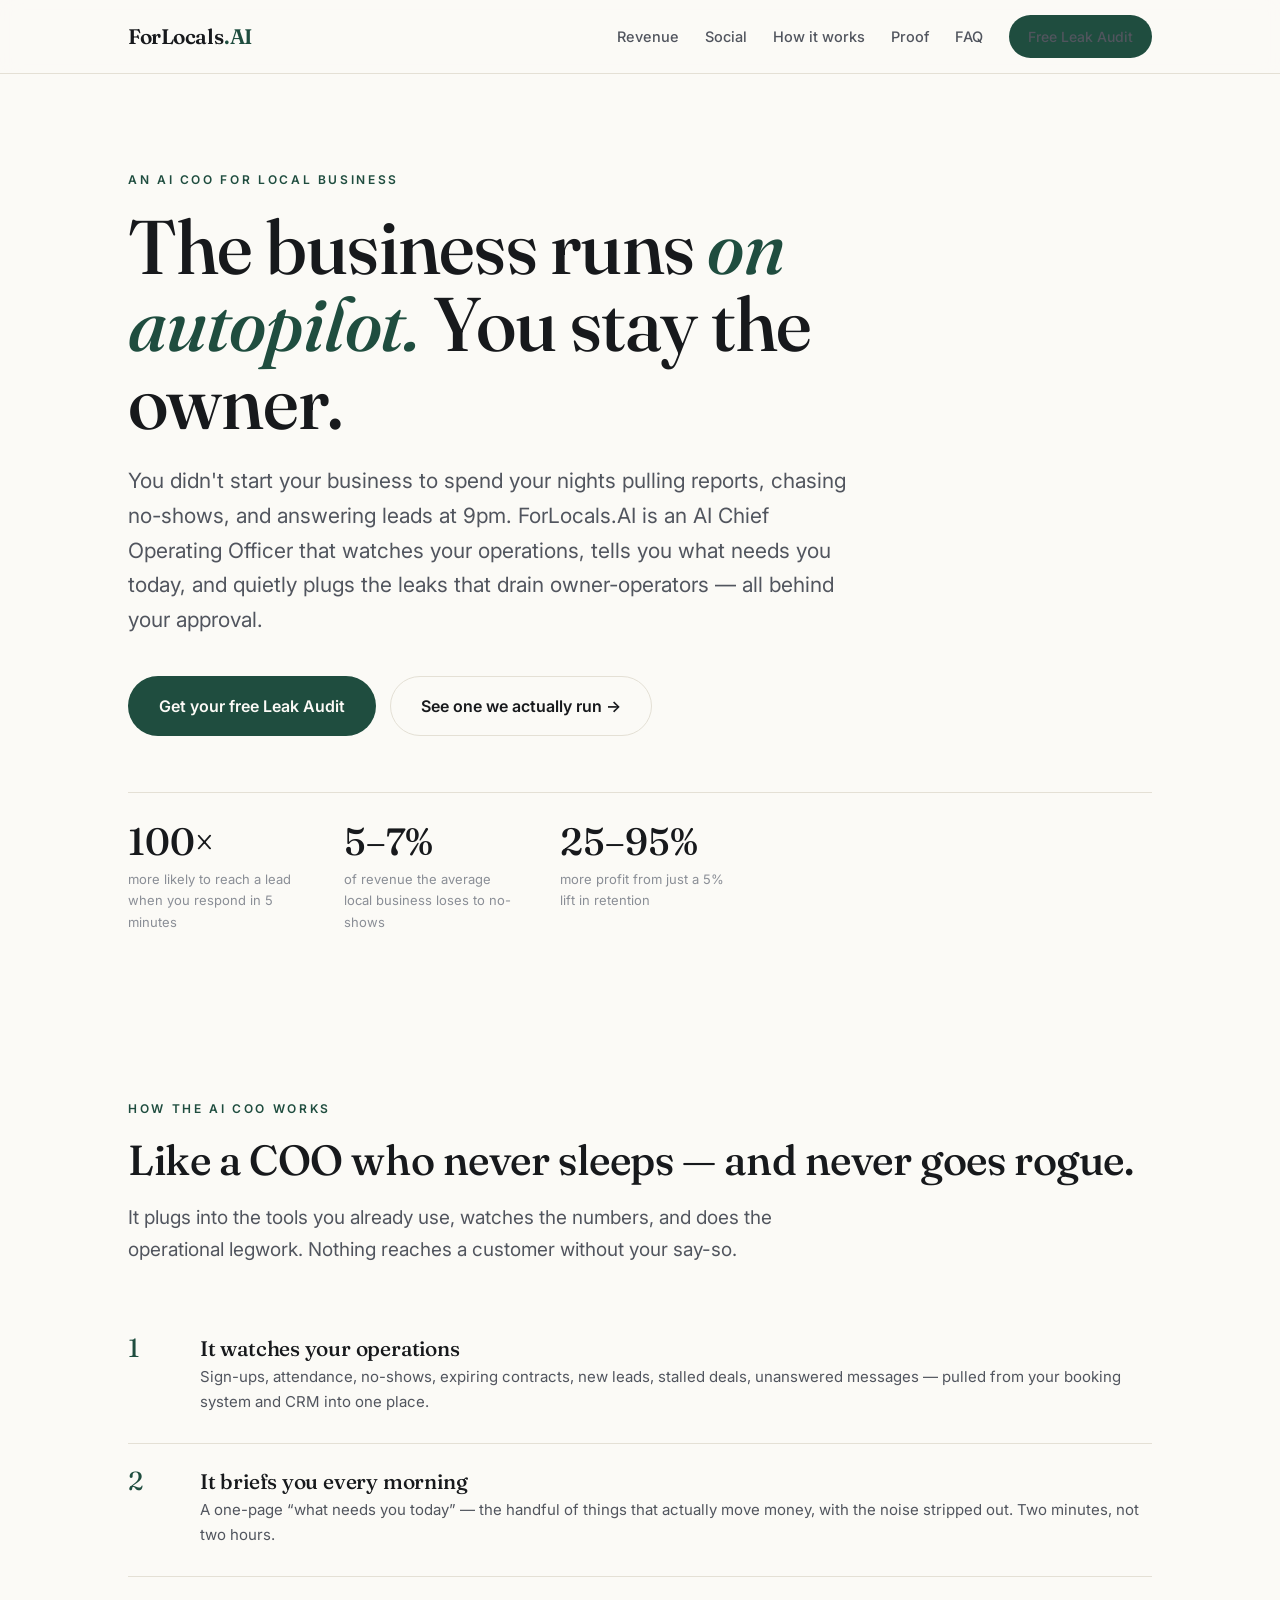
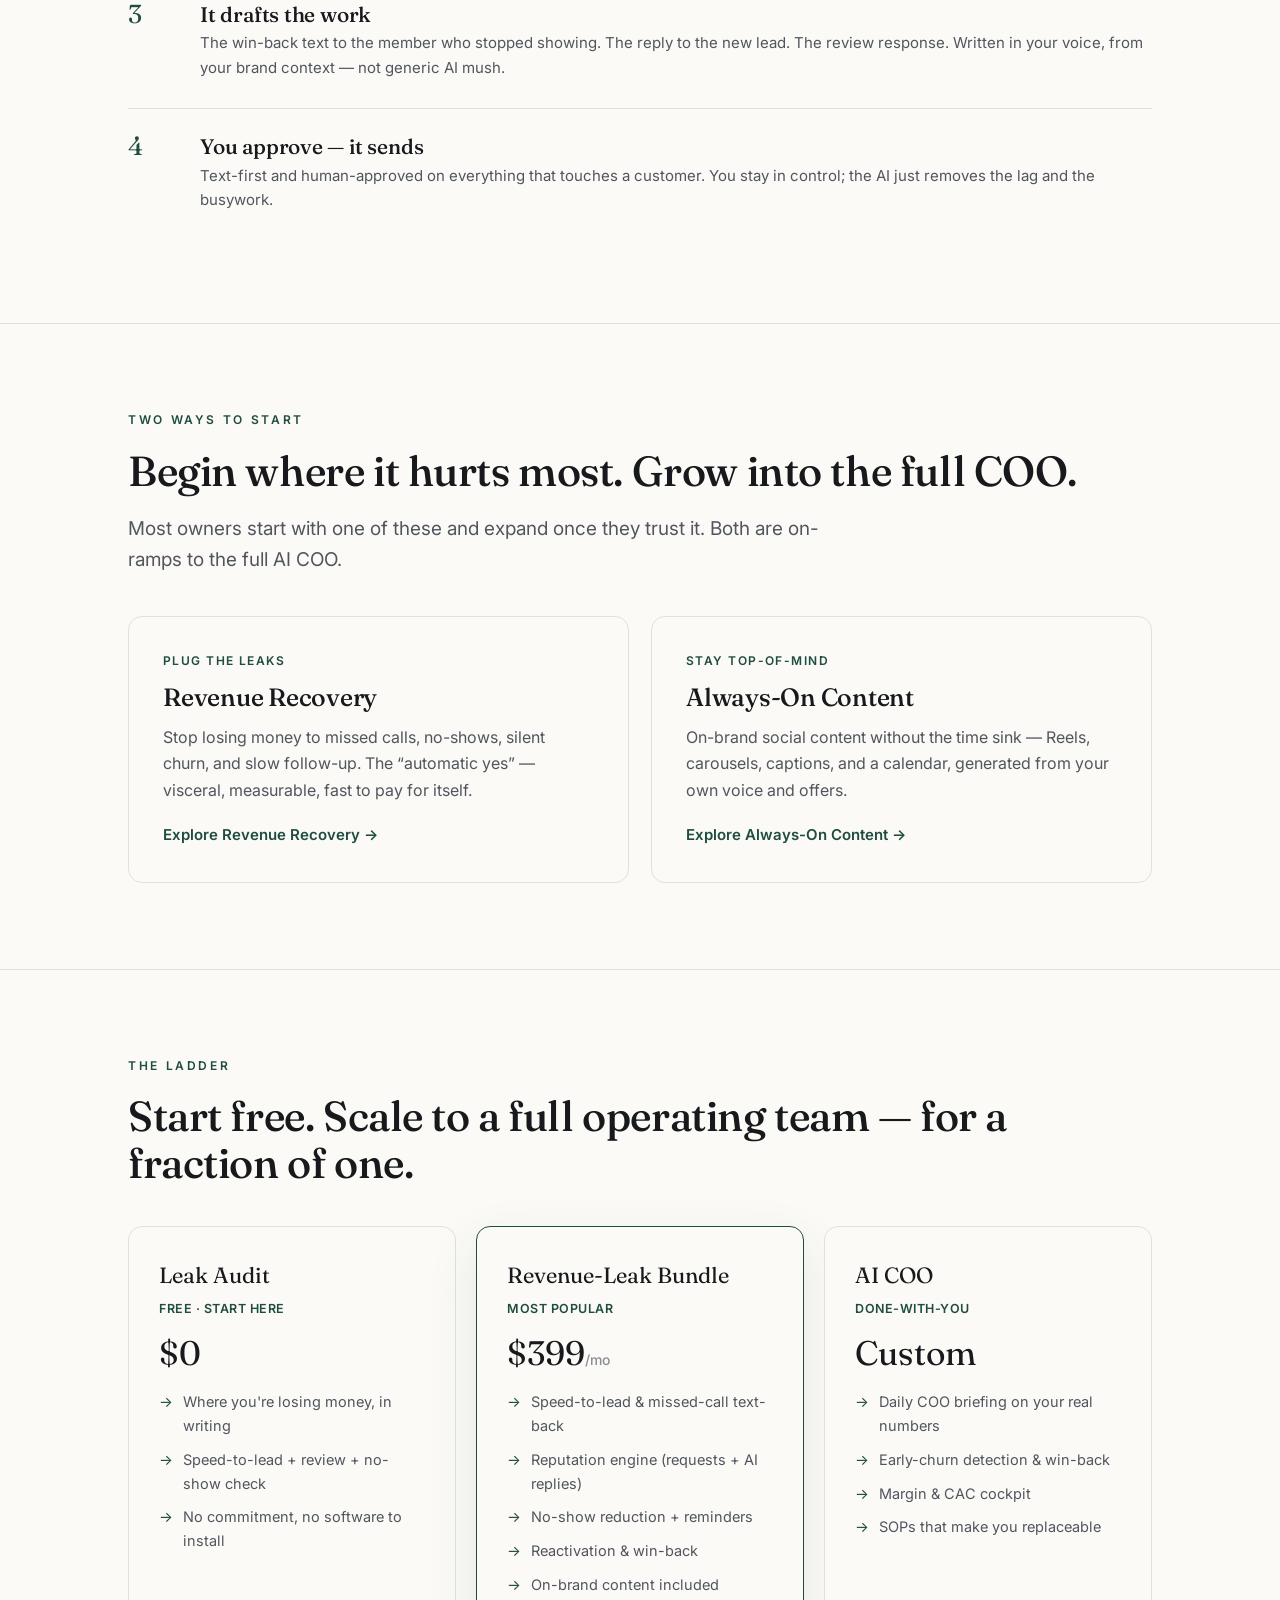
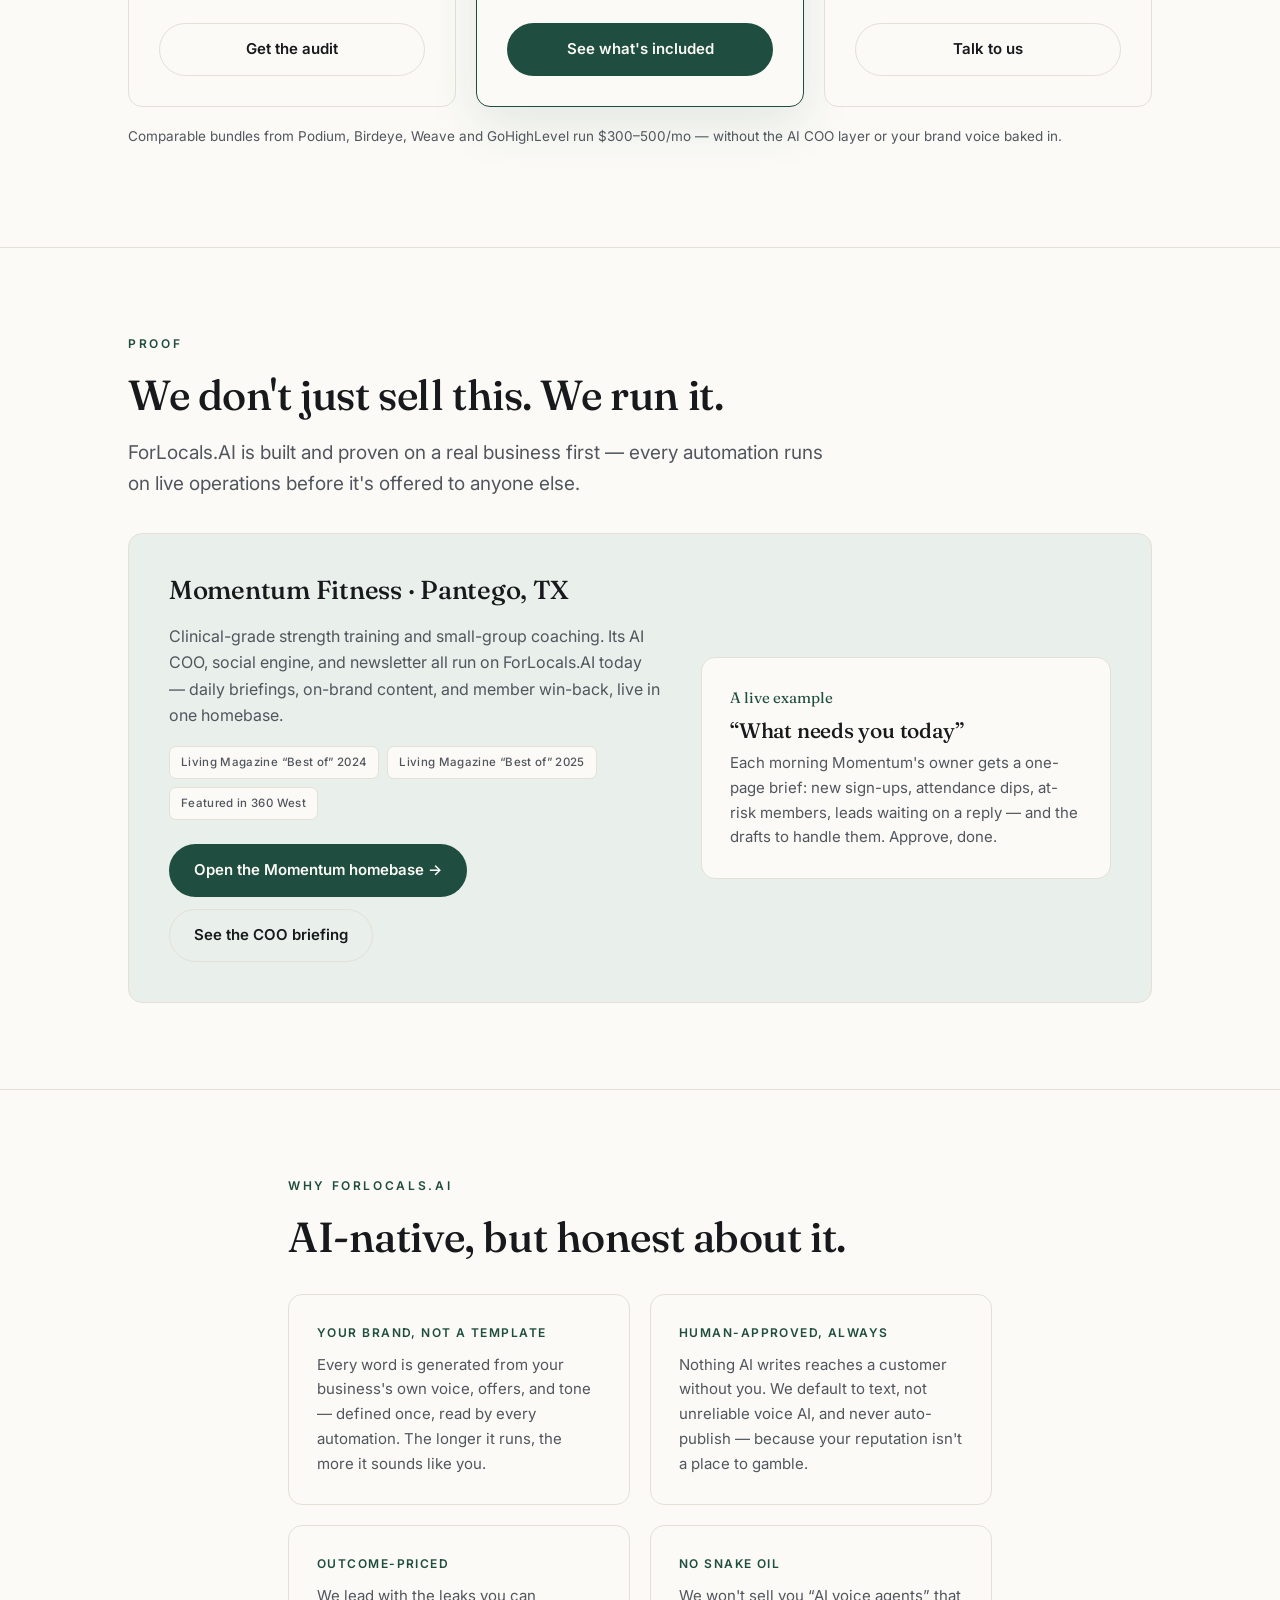
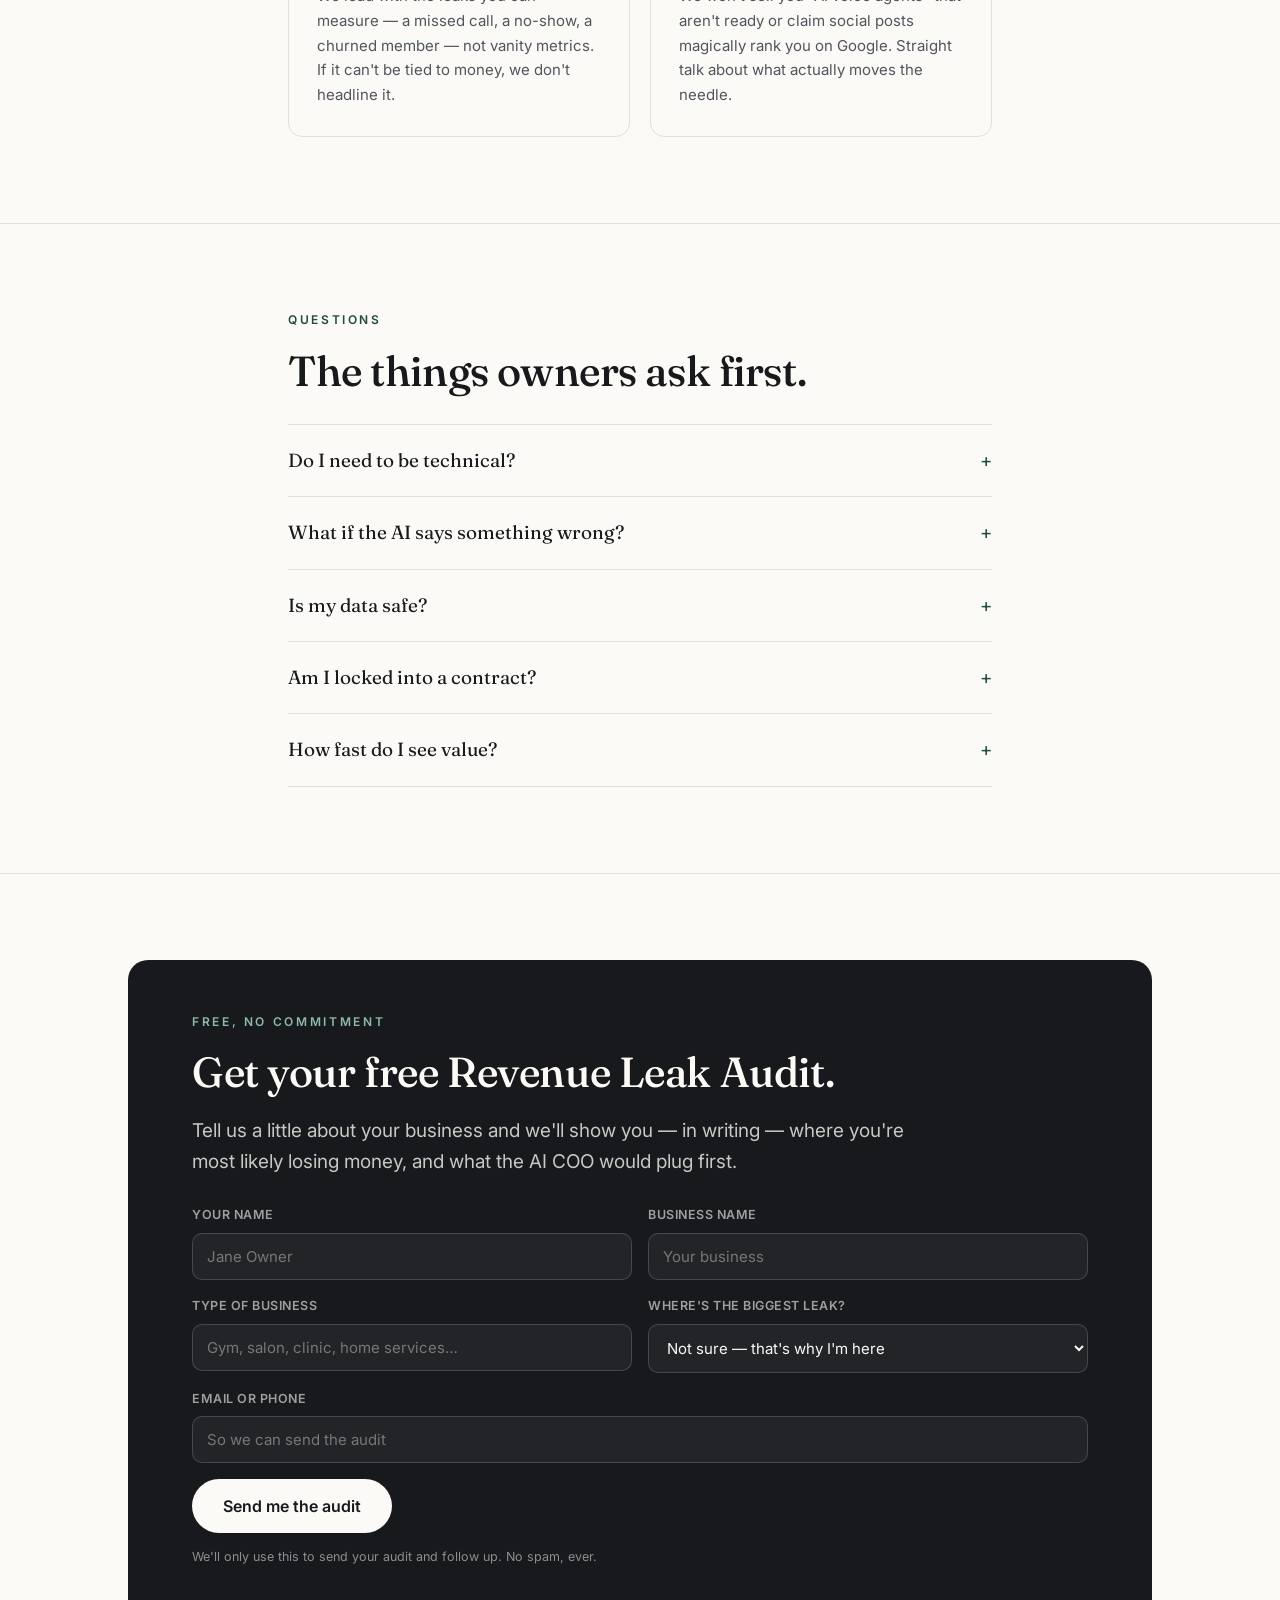
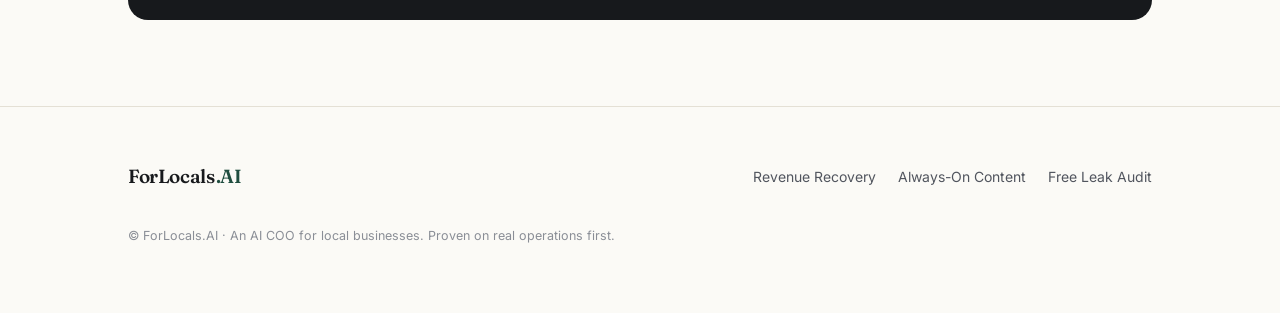
<file: index.html>
<!DOCTYPE html>
<html lang="en">
<head>
<meta charset="UTF-8" />
<meta name="viewport" content="width=device-width, initial-scale=1.0" />
<title>ForLocals.AI — An AI COO that runs your local business on autopilot</title>
<meta name="description" content="ForLocals.AI is an AI COO for local businesses — it watches your operations, briefs you daily, and plugs the revenue leaks that drain owner-operators. You approve, it runs." />
<meta property="og:title" content="ForLocals.AI — An AI COO for local businesses" />
<meta property="og:description" content="It watches your operations, briefs you daily, and plugs the revenue leaks. You approve, it runs." />
<meta property="og:type" content="website" />
<link rel="preconnect" href="https://fonts.googleapis.com" />
<link rel="preconnect" href="https://fonts.gstatic.com" crossorigin />
<link href="https://fonts.googleapis.com/css2?family=Fraunces:ital,opsz,wght@0,9..144,400;0,9..144,500;1,9..144,500&family=Inter:wght@400;500;600&display=swap" rel="stylesheet" />
<link rel="stylesheet" href="/site/marketing.css" />
</head>
<body>

<nav class="site-nav">
  <div class="nav-inner">
    <a class="wordmark" href="/">ForLocals<span class="dot-ai">.AI</span></a>
    <span class="nav-spacer"></span>
    <button class="nav-toggle" aria-label="Menu">≡</button>
    <div class="nav-links">
      <a href="/revenue/">Revenue</a>
      <a href="/social/">Social</a>
      <a href="#how">How it works</a>
      <a href="#proof">Proof</a>
      <a href="#faq">FAQ</a>
      <a class="btn btn-primary nav-cta" href="#audit">Free Leak Audit</a>
    </div>
  </div>
</nav>

<header class="hero">
  <div class="container">
    <p class="eyebrow">An AI COO for local business</p>
    <h1>The business runs <em>on autopilot.</em> You stay the owner.</h1>
    <p class="lead">You didn't start your business to spend your nights pulling reports, chasing
      no-shows, and answering leads at 9pm. ForLocals.AI is an AI Chief Operating Officer that
      watches your operations, tells you what needs you today, and quietly plugs the leaks that
      drain owner-operators — all behind your approval.</p>
    <div class="hero-actions">
      <a class="btn btn-primary btn-lg" href="#audit">Get your free Leak Audit</a>
      <a class="btn btn-ghost btn-lg" href="#proof">See one we actually run →</a>
    </div>
    <div class="statline">
      <div class="stat"><b>100×</b><span>more likely to reach a lead when you respond in 5 minutes</span></div>
      <div class="stat"><b>5–7%</b><span>of revenue the average local business loses to no-shows</span></div>
      <div class="stat"><b>25–95%</b><span>more profit from just a 5% lift in retention</span></div>
    </div>
  </div>
</header>

<section class="section" id="how">
  <div class="container">
    <p class="eyebrow">How the AI COO works</p>
    <h2>Like a COO who never sleeps — and never goes rogue.</h2>
    <p class="lead" style="margin-bottom:46px;">It plugs into the tools you already use, watches the
      numbers, and does the operational legwork. Nothing reaches a customer without your say-so.</p>
    <div class="steps">
      <div class="step">
        <div>
          <h3>It watches your operations</h3>
          <p>Sign-ups, attendance, no-shows, expiring contracts, new leads, stalled deals, unanswered
            messages — pulled from your booking system and CRM into one place.</p>
        </div>
      </div>
      <div class="step">
        <div>
          <h3>It briefs you every morning</h3>
          <p>A one-page “what needs you today” — the handful of things that actually move money,
            with the noise stripped out. Two minutes, not two hours.</p>
        </div>
      </div>
      <div class="step">
        <div>
          <h3>It drafts the work</h3>
          <p>The win-back text to the member who stopped showing. The reply to the new lead. The
            review response. Written in your voice, from your brand context — not generic AI mush.</p>
        </div>
      </div>
      <div class="step">
        <div>
          <h3>You approve — it sends</h3>
          <p>Text-first and human-approved on everything that touches a customer. You stay in
            control; the AI just removes the lag and the busywork.</p>
        </div>
      </div>
    </div>
  </div>
</section>

<section class="section" id="ways">
  <div class="container">
    <p class="eyebrow">Two ways to start</p>
    <h2>Begin where it hurts most. Grow into the full COO.</h2>
    <p class="lead" style="margin-bottom:40px;">Most owners start with one of these and expand once
      they trust it. Both are on-ramps to the full AI COO.</p>
    <div class="hub">
      <a class="hub-card" href="/revenue/">
        <div class="kicker">Plug the leaks</div>
        <h3>Revenue Recovery</h3>
        <p>Stop losing money to missed calls, no-shows, silent churn, and slow follow-up. The
          “automatic yes” — visceral, measurable, fast to pay for itself.</p>
        <span class="go">Explore Revenue Recovery →</span>
      </a>
      <a class="hub-card" href="/social/">
        <div class="kicker">Stay top-of-mind</div>
        <h3>Always-On Content</h3>
        <p>On-brand social content without the time sink — Reels, carousels, captions, and a
          calendar, generated from your own voice and offers.</p>
        <span class="go">Explore Always-On Content →</span>
      </a>
    </div>
  </div>
</section>

<section class="section" id="pricing">
  <div class="container">
    <p class="eyebrow">The ladder</p>
    <h2>Start free. Scale to a full operating team — for a fraction of one.</h2>
    <div class="tiers" style="margin-top:40px;">
      <div class="tier">
        <div class="tier-name">Leak Audit</div>
        <div class="tier-tag">Free · start here</div>
        <div class="price">$0</div>
        <ul>
          <li>Where you're losing money, in writing</li>
          <li>Speed-to-lead + review + no-show check</li>
          <li>No commitment, no software to install</li>
        </ul>
        <a class="btn btn-ghost" href="#audit">Get the audit</a>
      </div>
      <div class="tier featured">
        <!-- PRICE TOKEN: default $399/mo, within the $300–500 incumbent band. Confirm exact figure. -->
        <div class="tier-name">Revenue-Leak Bundle</div>
        <div class="tier-tag">Most popular</div>
        <div class="price">$399<small>/mo</small></div>
        <ul>
          <li>Speed-to-lead &amp; missed-call text-back</li>
          <li>Reputation engine (requests + AI replies)</li>
          <li>No-show reduction + reminders</li>
          <li>Reactivation &amp; win-back</li>
          <li>On-brand content included</li>
        </ul>
        <a class="btn btn-primary" href="/revenue/">See what's included</a>
      </div>
      <div class="tier">
        <div class="tier-name">AI COO</div>
        <div class="tier-tag">Done-with-you</div>
        <div class="price">Custom</div>
        <ul>
          <li>Daily COO briefing on your real numbers</li>
          <li>Early-churn detection &amp; win-back</li>
          <li>Margin &amp; CAC cockpit</li>
          <li>SOPs that make you replaceable</li>
        </ul>
        <a class="btn btn-ghost" href="#audit">Talk to us</a>
      </div>
    </div>
    <p class="muted" style="font-size:13.5px;margin-top:18px;">Comparable bundles from Podium, Birdeye,
      Weave and GoHighLevel run $300–500/mo — without the AI COO layer or your brand voice baked in.</p>
  </div>
</section>

<section class="section" id="proof">
  <div class="container">
    <p class="eyebrow">Proof</p>
    <h2>We don't just sell this. We run it.</h2>
    <p class="lead" style="margin-bottom:34px;">ForLocals.AI is built and proven on a real business
      first — every automation runs on live operations before it's offered to anyone else.</p>
    <div class="proof-card">
      <div>
        <h3 style="font-size:26px;">Momentum Fitness · Pantego, TX</h3>
        <p class="muted">Clinical-grade strength training and small-group coaching. Its AI COO,
          social engine, and newsletter all run on ForLocals.AI today — daily briefings, on-brand
          content, and member win-back, live in one homebase.</p>
        <div class="awards">
          <span class="award">Living Magazine “Best of” 2024</span>
          <span class="award">Living Magazine “Best of” 2025</span>
          <span class="award">Featured in 360 West</span>
        </div>
        <div style="margin-top:24px;display:flex;gap:12px;flex-wrap:wrap;">
          <a class="btn btn-primary" href="/demo/momentum/">Open the Momentum homebase →</a>
          <a class="btn btn-ghost" href="/demo/momentum/apps/coo-briefing/index.html">See the COO briefing</a>
        </div>
      </div>
      <div>
        <div class="card" style="background:var(--paper);">
          <div class="num">A live example</div>
          <h3 style="margin-top:6px;">“What needs you today”</h3>
          <p>Each morning Momentum's owner gets a one-page brief: new sign-ups, attendance dips, at-risk
            members, leads waiting on a reply — and the drafts to handle them. Approve, done.</p>
        </div>
      </div>
    </div>
  </div>
</section>

<section class="section" id="why">
  <div class="container section-narrow">
    <p class="eyebrow">Why ForLocals.AI</p>
    <h2>AI-native, but honest about it.</h2>
    <div class="grid grid-2" style="margin-top:34px;">
      <div class="card">
        <div class="kicker">Your brand, not a template</div>
        <p>Every word is generated from your business's own voice, offers, and tone — defined once,
          read by every automation. The longer it runs, the more it sounds like you.</p>
      </div>
      <div class="card">
        <div class="kicker">Human-approved, always</div>
        <p>Nothing AI writes reaches a customer without you. We default to text, not unreliable voice
          AI, and never auto-publish — because your reputation isn't a place to gamble.</p>
      </div>
      <div class="card">
        <div class="kicker">Outcome-priced</div>
        <p>We lead with the leaks you can measure — a missed call, a no-show, a churned member — not
          vanity metrics. If it can't be tied to money, we don't headline it.</p>
      </div>
      <div class="card">
        <div class="kicker">No snake oil</div>
        <p>We won't sell you “AI voice agents” that aren't ready or claim social posts magically rank
          you on Google. Straight talk about what actually moves the needle.</p>
      </div>
    </div>
  </div>
</section>

<section class="section" id="faq">
  <div class="container section-narrow">
    <p class="eyebrow">Questions</p>
    <h2>The things owners ask first.</h2>
    <div class="faq" style="margin-top:30px;">
      <details>
        <summary>Do I need to be technical?</summary>
        <p>No. You read a short daily brief and tap approve. We handle the setup, the connections,
          and the writing. If you can read a text message, you can run this.</p>
      </details>
      <details>
        <summary>What if the AI says something wrong?</summary>
        <p>It can't go out on its own. Every customer-facing message is drafted for your approval
          first. The AI removes the lag and the typing — you keep the final word.</p>
      </details>
      <details>
        <summary>Is my data safe?</summary>
        <p>We connect to the tools you already use through their official, permissioned access, and
          we don't post anything publicly without you. Sensitive data stays in your systems.</p>
      </details>
      <details>
        <summary>Am I locked into a contract?</summary>
        <p>Start with the free Leak Audit — no commitment. Paid plans are month-to-month; the goal is
          to earn the next month by plugging more than it costs.</p>
      </details>
      <details>
        <summary>How fast do I see value?</summary>
        <p>The audit shows leaks the same week. Speed-to-lead and reminders typically pay for
          themselves first because they recover money you're already losing.</p>
      </details>
    </div>
  </div>
</section>

<section class="section" id="audit">
  <div class="container">
    <div class="form-wrap">
      <p class="eyebrow">Free, no commitment</p>
      <h2>Get your free Revenue Leak Audit.</h2>
      <p class="lead">Tell us a little about your business and we'll show you — in writing — where
        you're most likely losing money, and what the AI COO would plug first.</p>
      <!-- FORM ENDPOINT: replace the action below with your Formspree/Tally endpoint. -->
      <form class="lead-form" action="https://formspree.io/f/REPLACE_WITH_FORM_ID" method="POST">
        <input type="hidden" name="interest" value="coo" />
        <div class="field"><label>Your name</label><input name="name" required placeholder="Jane Owner" /></div>
        <div class="field"><label>Business name</label><input name="business" required placeholder="Your business" /></div>
        <div class="field"><label>Type of business</label><input name="vertical" placeholder="Gym, salon, clinic, home services…" /></div>
        <div class="field">
          <label>Where's the biggest leak?</label>
          <select name="biggest_leak">
            <option value="">Not sure — that's why I'm here</option>
            <option>Missed calls / slow lead response</option>
            <option>No-shows &amp; cancellations</option>
            <option>Members/customers quietly leaving</option>
            <option>Reviews &amp; reputation</option>
            <option>Just buried in operations</option>
          </select>
        </div>
        <div class="field full"><label>Email or phone</label><input name="contact" required placeholder="So we can send the audit" /></div>
        <div class="full"><button class="btn btn-primary btn-lg" type="submit">Send me the audit</button></div>
      </form>
      <p class="form-note">We'll only use this to send your audit and follow up. No spam, ever.</p>
      <div class="form-thanks">Thanks — your audit request is in. We'll be in touch shortly.</div>
    </div>
  </div>
</section>

<footer class="site-footer">
  <div class="container footer-inner">
    <a class="wordmark" href="/">ForLocals<span class="dot-ai">.AI</span></a>
    <span class="nav-spacer"></span>
    <div class="footer-links">
      <a href="/revenue/">Revenue Recovery</a>
      <a href="/social/">Always-On Content</a>
      <a href="#audit">Free Leak Audit</a>
    </div>
    <p class="footer-fine">© ForLocals.AI · An AI COO for local businesses. Proven on real operations first.</p>
  </div>
</footer>

<script src="/site/marketing.js"></script>
</body>
</html>
</file>
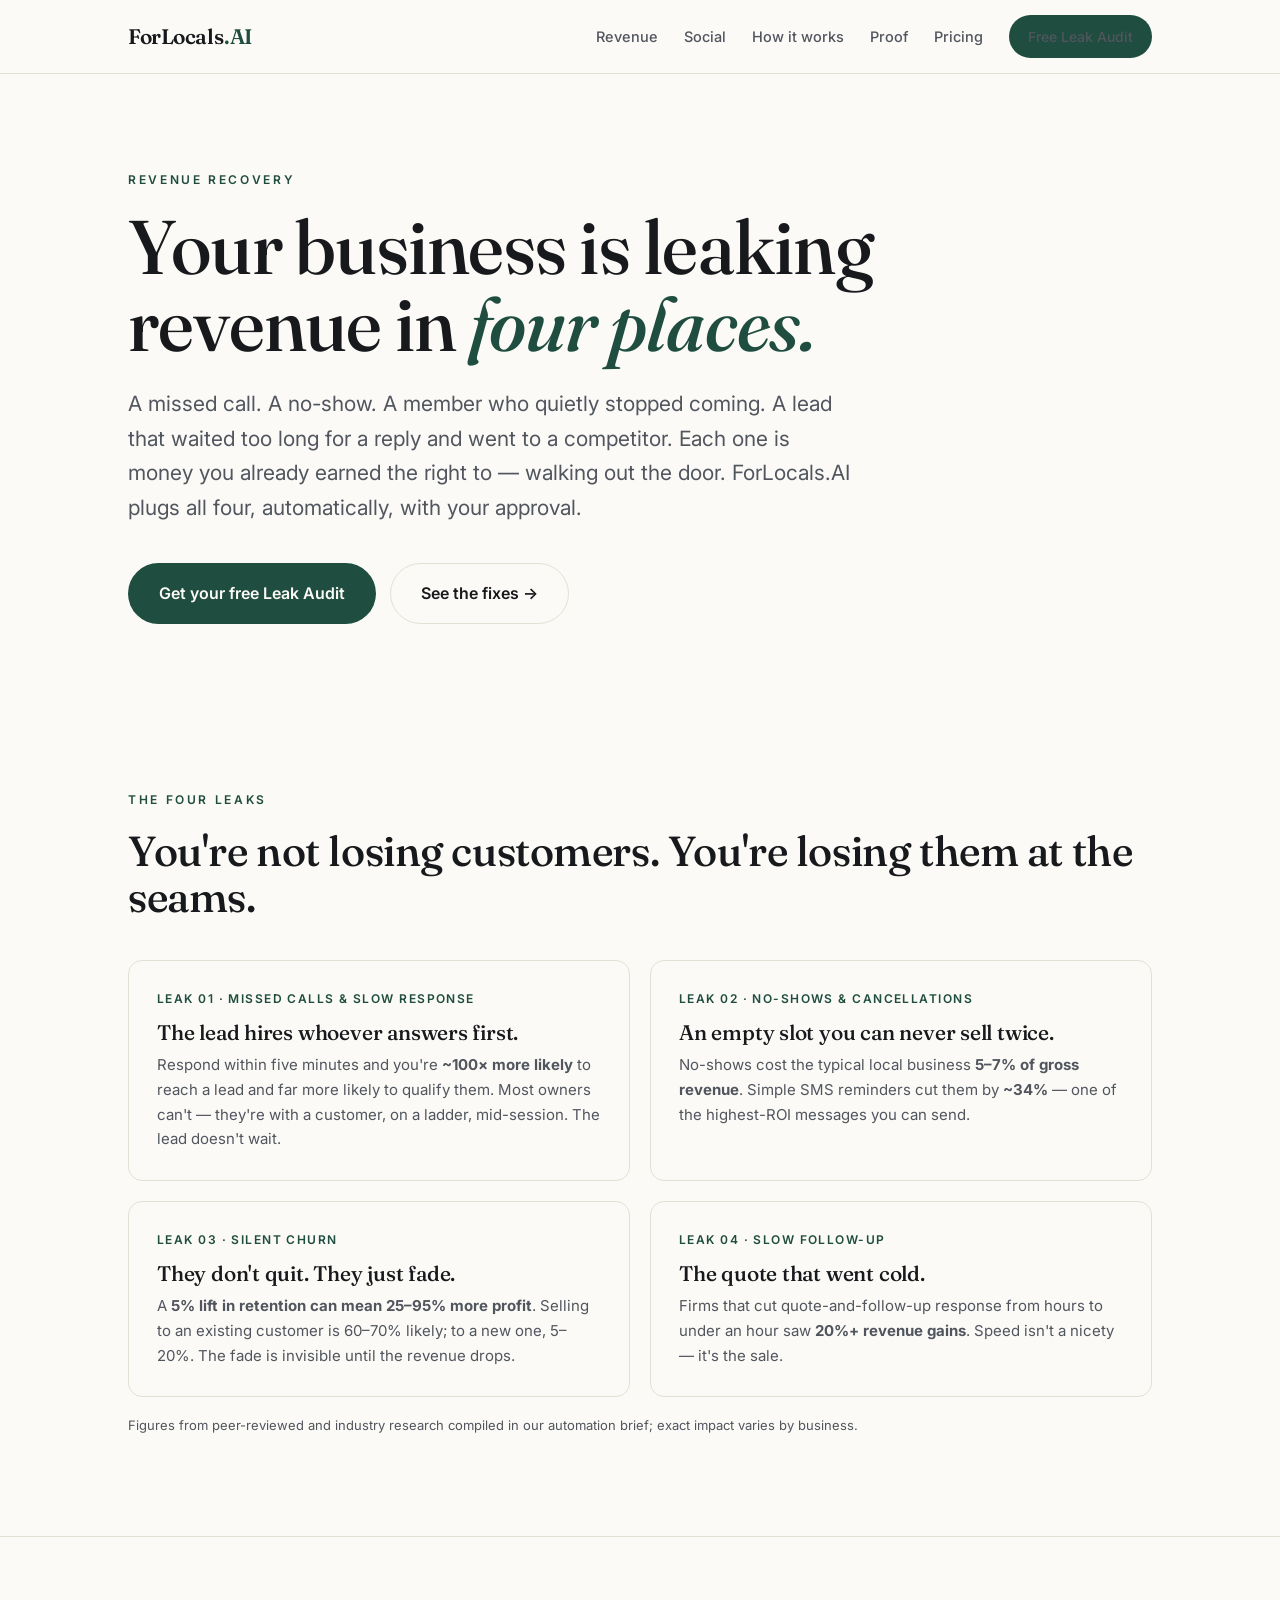
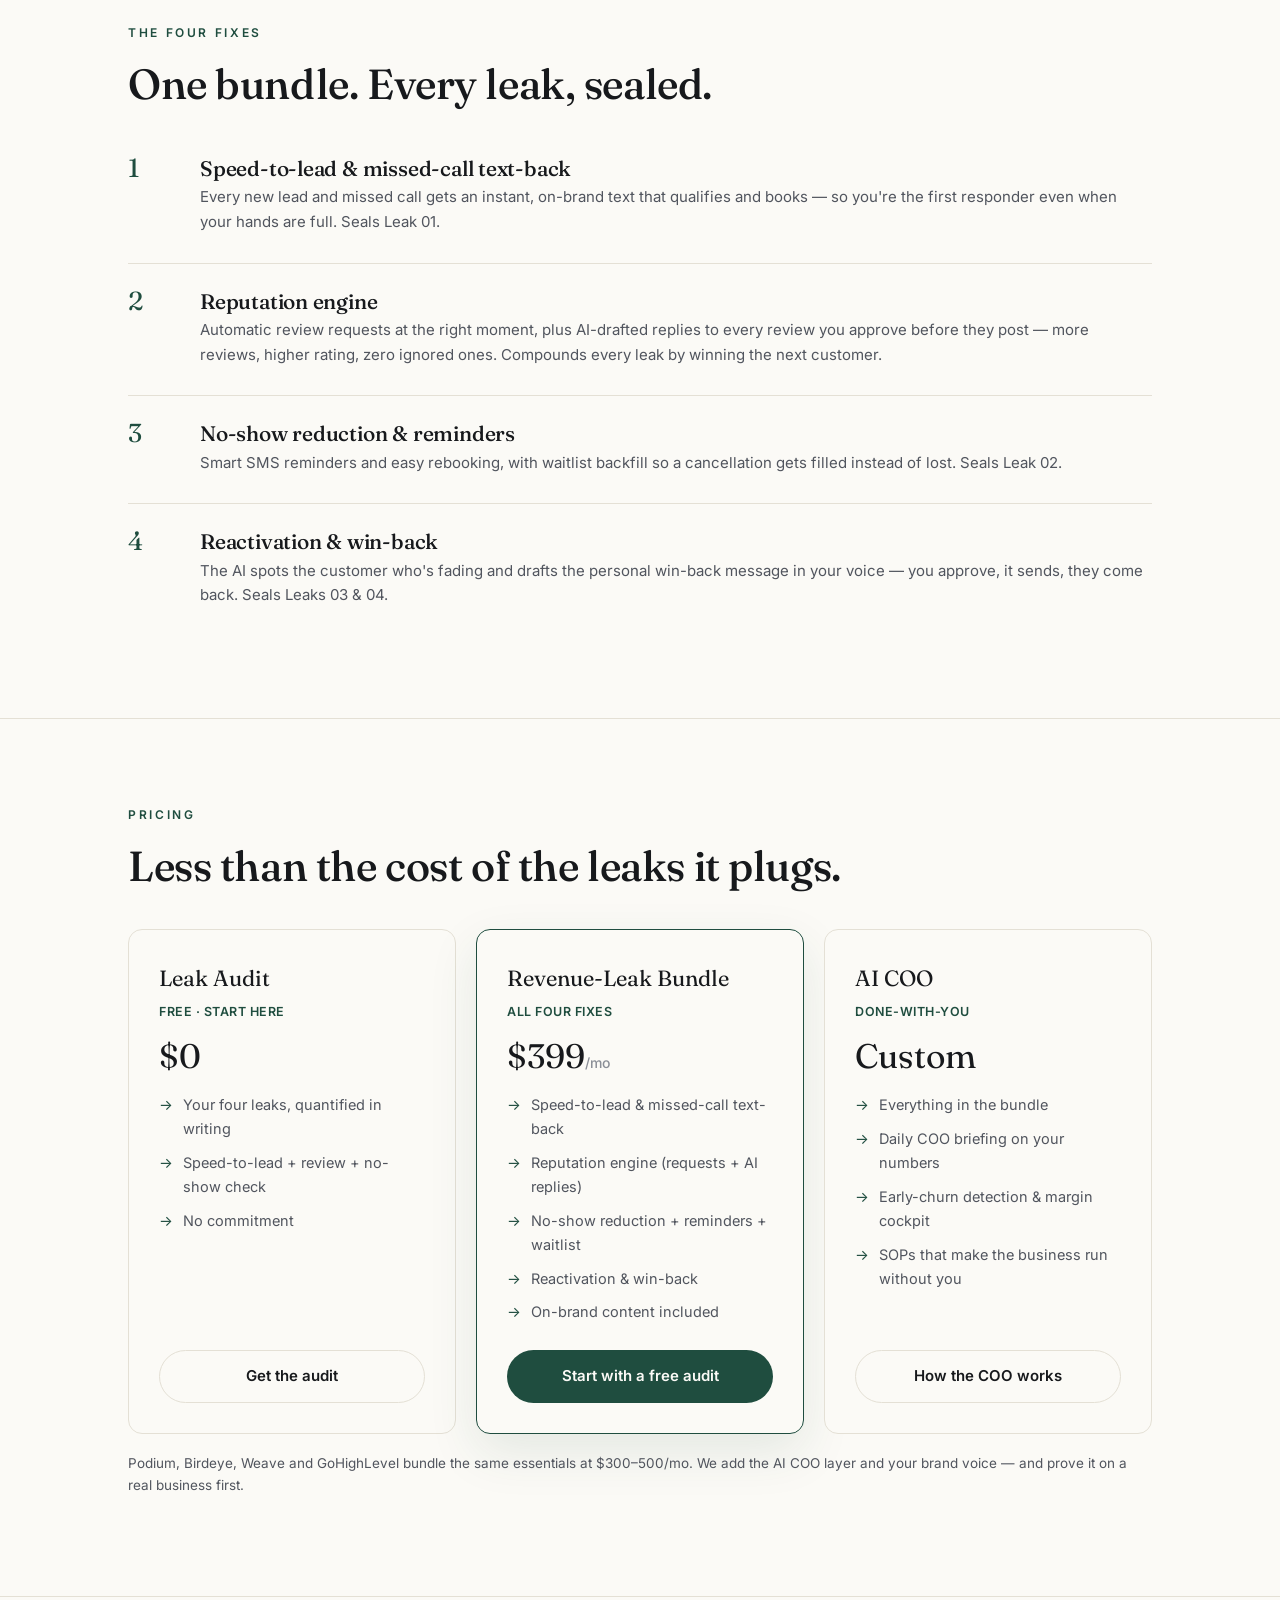
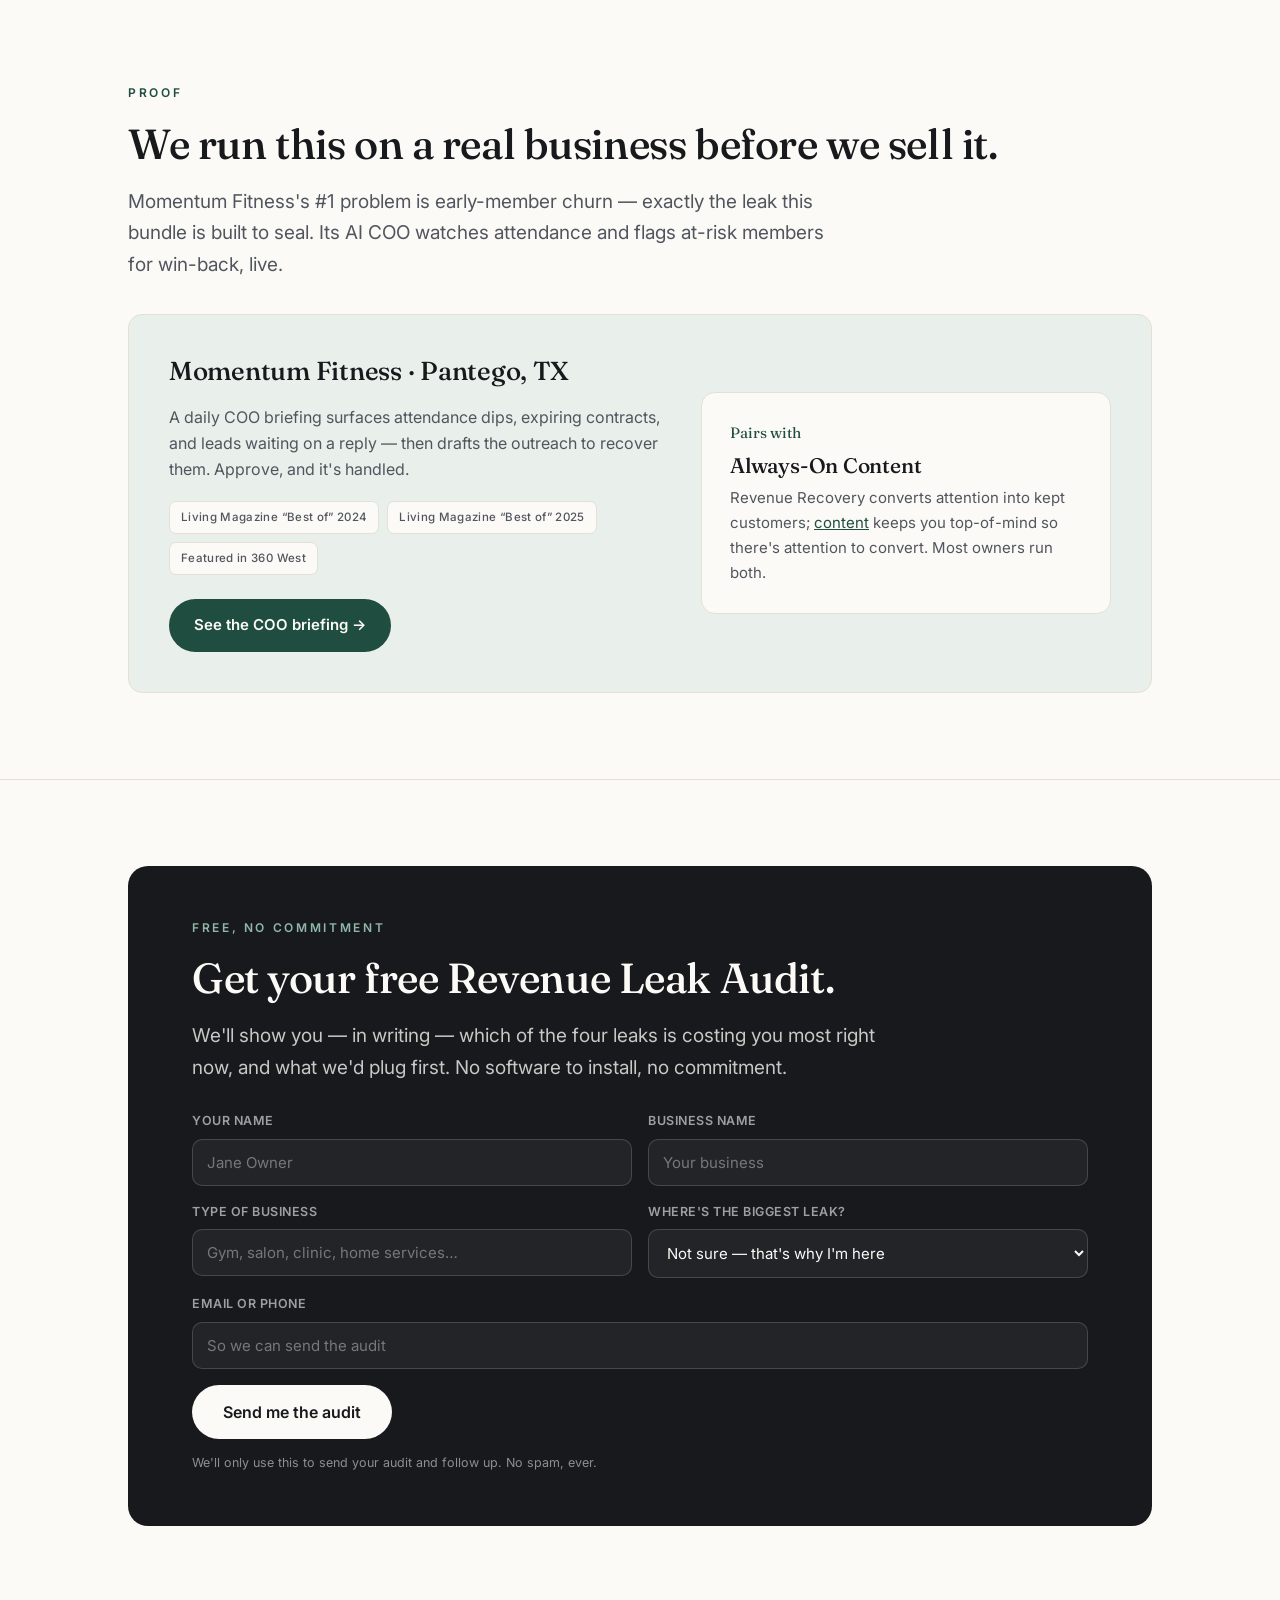
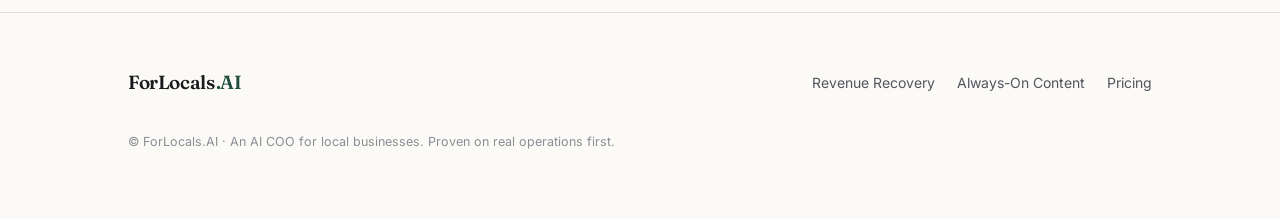
<file: revenue/index.html>
<!DOCTYPE html>
<html lang="en">
<head>
<meta charset="UTF-8" />
<meta name="viewport" content="width=device-width, initial-scale=1.0" />
<title>Revenue Recovery — ForLocals.AI</title>
<meta name="description" content="Your local business is leaking revenue in four places: missed calls, no-shows, silent churn, and slow follow-up. ForLocals.AI plugs all four — automatically, with your approval." />
<meta property="og:title" content="Revenue Recovery — ForLocals.AI" />
<meta property="og:description" content="Missed calls, no-shows, silent churn, slow follow-up. Four leaks, four fixes — proven on a real business." />
<link rel="preconnect" href="https://fonts.googleapis.com" />
<link rel="preconnect" href="https://fonts.gstatic.com" crossorigin />
<link href="https://fonts.googleapis.com/css2?family=Fraunces:ital,opsz,wght@0,9..144,400;0,9..144,500;1,9..144,500&family=Inter:wght@400;500;600&display=swap" rel="stylesheet" />
<link rel="stylesheet" href="/site/marketing.css" />
</head>
<body>

<nav class="site-nav">
  <div class="nav-inner">
    <a class="wordmark" href="/">ForLocals<span class="dot-ai">.AI</span></a>
    <span class="nav-spacer"></span>
    <button class="nav-toggle" aria-label="Menu">≡</button>
    <div class="nav-links">
      <a href="/revenue/">Revenue</a>
      <a href="/social/">Social</a>
      <a href="/#how">How it works</a>
      <a href="/#proof">Proof</a>
      <a href="#pricing">Pricing</a>
      <a class="btn btn-primary nav-cta" href="#audit">Free Leak Audit</a>
    </div>
  </div>
</nav>

<header class="hero">
  <div class="container">
    <p class="eyebrow">Revenue Recovery</p>
    <h1>Your business is leaking revenue in <em>four places.</em></h1>
    <p class="lead">A missed call. A no-show. A member who quietly stopped coming. A lead that waited
      too long for a reply and went to a competitor. Each one is money you already earned the right
      to — walking out the door. ForLocals.AI plugs all four, automatically, with your approval.</p>
    <div class="hero-actions">
      <a class="btn btn-primary btn-lg" href="#audit">Get your free Leak Audit</a>
      <a class="btn btn-ghost btn-lg" href="#fixes">See the fixes →</a>
    </div>
  </div>
</header>

<section class="section" id="leaks">
  <div class="container">
    <p class="eyebrow">The four leaks</p>
    <h2>You're not losing customers. You're losing them at the seams.</h2>
    <div class="grid grid-2" style="margin-top:40px;">
      <div class="card">
        <div class="kicker">Leak 01 · Missed calls &amp; slow response</div>
        <h3>The lead hires whoever answers first.</h3>
        <p>Respond within five minutes and you're <strong>~100× more likely</strong> to reach a lead
          and far more likely to qualify them. Most owners can't — they're with a customer, on a
          ladder, mid-session. The lead doesn't wait.</p>
      </div>
      <div class="card">
        <div class="kicker">Leak 02 · No-shows &amp; cancellations</div>
        <h3>An empty slot you can never sell twice.</h3>
        <p>No-shows cost the typical local business <strong>5–7% of gross revenue</strong>. Simple SMS
          reminders cut them by <strong>~34%</strong> — one of the highest-ROI messages you can send.</p>
      </div>
      <div class="card">
        <div class="kicker">Leak 03 · Silent churn</div>
        <h3>They don't quit. They just fade.</h3>
        <p>A <strong>5% lift in retention can mean 25–95% more profit</strong>. Selling to an existing
          customer is 60–70% likely; to a new one, 5–20%. The fade is invisible until the revenue drops.</p>
      </div>
      <div class="card">
        <div class="kicker">Leak 04 · Slow follow-up</div>
        <h3>The quote that went cold.</h3>
        <p>Firms that cut quote-and-follow-up response from hours to under an hour saw
          <strong>20%+ revenue gains</strong>. Speed isn't a nicety — it's the sale.</p>
      </div>
    </div>
    <p class="muted" style="font-size:13px;margin-top:18px;">Figures from peer-reviewed and industry
      research compiled in our automation brief; exact impact varies by business.</p>
  </div>
</section>

<section class="section" id="fixes">
  <div class="container">
    <p class="eyebrow">The four fixes</p>
    <h2>One bundle. Every leak, sealed.</h2>
    <div class="steps" style="margin-top:24px;">
      <div class="step"><div>
        <h3>Speed-to-lead &amp; missed-call text-back</h3>
        <p>Every new lead and missed call gets an instant, on-brand text that qualifies and books —
          so you're the first responder even when your hands are full. <span class="muted">Seals Leak 01.</span></p>
      </div></div>
      <div class="step"><div>
        <h3>Reputation engine</h3>
        <p>Automatic review requests at the right moment, plus AI-drafted replies to every review you
          approve before they post — more reviews, higher rating, zero ignored ones. <span class="muted">Compounds every leak by winning the next customer.</span></p>
      </div></div>
      <div class="step"><div>
        <h3>No-show reduction &amp; reminders</h3>
        <p>Smart SMS reminders and easy rebooking, with waitlist backfill so a cancellation gets
          filled instead of lost. <span class="muted">Seals Leak 02.</span></p>
      </div></div>
      <div class="step"><div>
        <h3>Reactivation &amp; win-back</h3>
        <p>The AI spots the customer who's fading and drafts the personal win-back message in your
          voice — you approve, it sends, they come back. <span class="muted">Seals Leaks 03 &amp; 04.</span></p>
      </div></div>
    </div>
  </div>
</section>

<section class="section" id="pricing">
  <div class="container">
    <p class="eyebrow">Pricing</p>
    <h2>Less than the cost of the leaks it plugs.</h2>
    <div class="tiers" style="margin-top:40px;">
      <div class="tier">
        <div class="tier-name">Leak Audit</div>
        <div class="tier-tag">Free · start here</div>
        <div class="price">$0</div>
        <ul>
          <li>Your four leaks, quantified in writing</li>
          <li>Speed-to-lead + review + no-show check</li>
          <li>No commitment</li>
        </ul>
        <a class="btn btn-ghost" href="#audit">Get the audit</a>
      </div>
      <div class="tier featured">
        <!-- PRICE TOKEN: default $399/mo, within the $300–500 incumbent band. Confirm exact figure. -->
        <div class="tier-name">Revenue-Leak Bundle</div>
        <div class="tier-tag">All four fixes</div>
        <div class="price">$399<small>/mo</small></div>
        <ul>
          <li>Speed-to-lead &amp; missed-call text-back</li>
          <li>Reputation engine (requests + AI replies)</li>
          <li>No-show reduction + reminders + waitlist</li>
          <li>Reactivation &amp; win-back</li>
          <li>On-brand content included</li>
        </ul>
        <a class="btn btn-primary" href="#audit">Start with a free audit</a>
      </div>
      <div class="tier">
        <div class="tier-name">AI COO</div>
        <div class="tier-tag">Done-with-you</div>
        <div class="price">Custom</div>
        <ul>
          <li>Everything in the bundle</li>
          <li>Daily COO briefing on your numbers</li>
          <li>Early-churn detection &amp; margin cockpit</li>
          <li>SOPs that make the business run without you</li>
        </ul>
        <a class="btn btn-ghost" href="/#how">How the COO works</a>
      </div>
    </div>
    <p class="muted" style="font-size:13.5px;margin-top:18px;">Podium, Birdeye, Weave and GoHighLevel
      bundle the same essentials at $300–500/mo. We add the AI COO layer and your brand voice — and
      prove it on a real business first.</p>
  </div>
</section>

<section class="section" id="proof">
  <div class="container">
    <p class="eyebrow">Proof</p>
    <h2>We run this on a real business before we sell it.</h2>
    <p class="lead" style="margin-bottom:34px;">Momentum Fitness's #1 problem is early-member
      churn — exactly the leak this bundle is built to seal. Its AI COO watches attendance and
      flags at-risk members for win-back, live.</p>
    <div class="proof-card">
      <div>
        <h3 style="font-size:26px;">Momentum Fitness · Pantego, TX</h3>
        <p class="muted">A daily COO briefing surfaces attendance dips, expiring contracts, and leads
          waiting on a reply — then drafts the outreach to recover them. Approve, and it's handled.</p>
        <div class="awards">
          <span class="award">Living Magazine “Best of” 2024</span>
          <span class="award">Living Magazine “Best of” 2025</span>
          <span class="award">Featured in 360 West</span>
        </div>
        <div style="margin-top:24px;">
          <a class="btn btn-primary" href="/demo/momentum/apps/coo-briefing/index.html">See the COO briefing →</a>
        </div>
      </div>
      <div>
        <div class="card" style="background:var(--paper);">
          <div class="num">Pairs with</div>
          <h3 style="margin-top:6px;">Always-On Content</h3>
          <p>Revenue Recovery converts attention into kept customers; <a href="/social/">content</a>
            keeps you top-of-mind so there's attention to convert. Most owners run both.</p>
        </div>
      </div>
    </div>
  </div>
</section>

<section class="section" id="audit">
  <div class="container">
    <div class="form-wrap">
      <p class="eyebrow">Free, no commitment</p>
      <h2>Get your free Revenue Leak Audit.</h2>
      <p class="lead">We'll show you — in writing — which of the four leaks is costing you most right
        now, and what we'd plug first. No software to install, no commitment.</p>
      <!-- FORM ENDPOINT: replace the action below with your Formspree/Tally endpoint. -->
      <form class="lead-form" action="https://formspree.io/f/REPLACE_WITH_FORM_ID" method="POST">
        <input type="hidden" name="interest" value="revenue" />
        <div class="field"><label>Your name</label><input name="name" required placeholder="Jane Owner" /></div>
        <div class="field"><label>Business name</label><input name="business" required placeholder="Your business" /></div>
        <div class="field"><label>Type of business</label><input name="vertical" placeholder="Gym, salon, clinic, home services…" /></div>
        <div class="field"><label>Where's the biggest leak?</label>
          <select name="biggest_leak">
            <option value="">Not sure — that's why I'm here</option>
            <option>Missed calls / slow lead response</option>
            <option>No-shows &amp; cancellations</option>
            <option>Customers quietly leaving</option>
            <option>Slow quote / follow-up</option>
          </select>
        </div>
        <div class="field full"><label>Email or phone</label><input name="contact" required placeholder="So we can send the audit" /></div>
        <div class="full"><button class="btn btn-primary btn-lg" type="submit">Send me the audit</button></div>
      </form>
      <p class="form-note">We'll only use this to send your audit and follow up. No spam, ever.</p>
      <div class="form-thanks">Thanks — your audit request is in. We'll be in touch shortly.</div>
    </div>
  </div>
</section>

<footer class="site-footer">
  <div class="container footer-inner">
    <a class="wordmark" href="/">ForLocals<span class="dot-ai">.AI</span></a>
    <span class="nav-spacer"></span>
    <div class="footer-links">
      <a href="/revenue/">Revenue Recovery</a>
      <a href="/social/">Always-On Content</a>
      <a href="/#pricing">Pricing</a>
    </div>
    <p class="footer-fine">© ForLocals.AI · An AI COO for local businesses. Proven on real operations first.</p>
  </div>
</footer>

<script src="/site/marketing.js"></script>
</body>
</html>
</file>
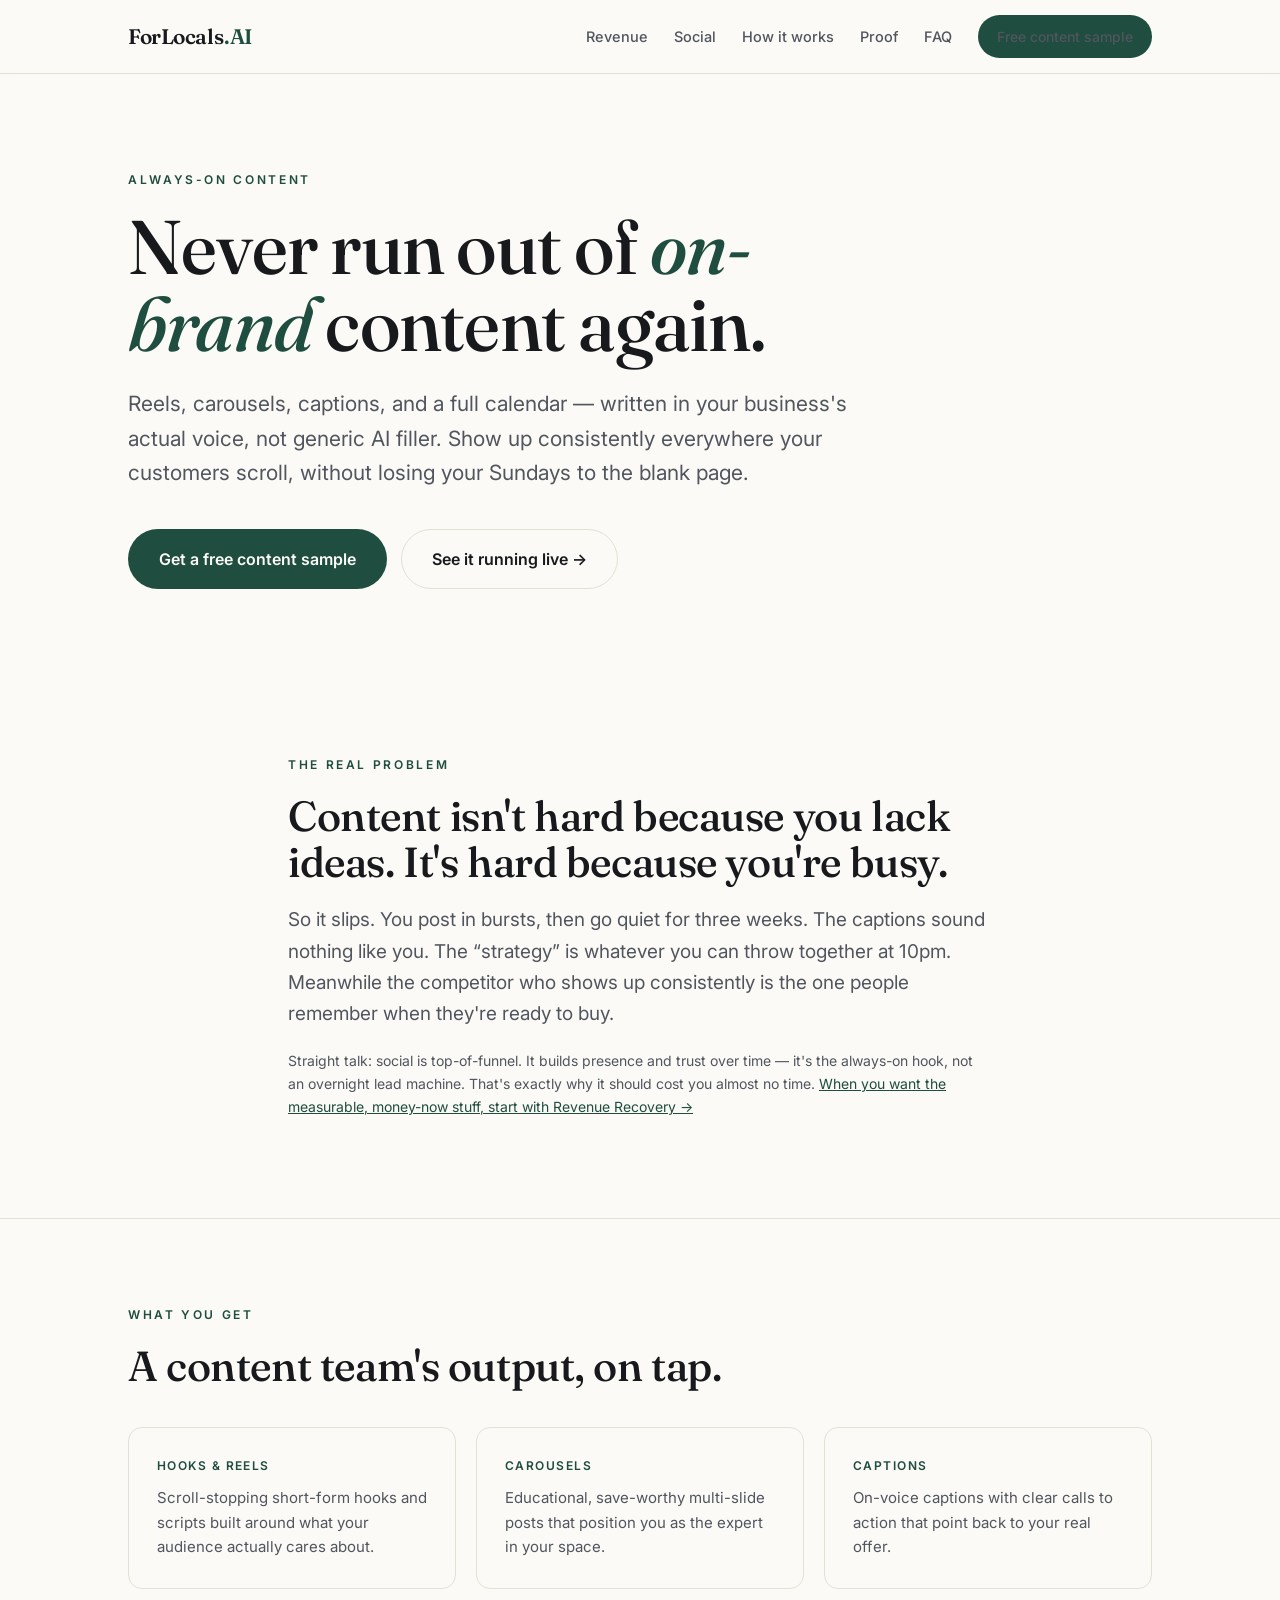
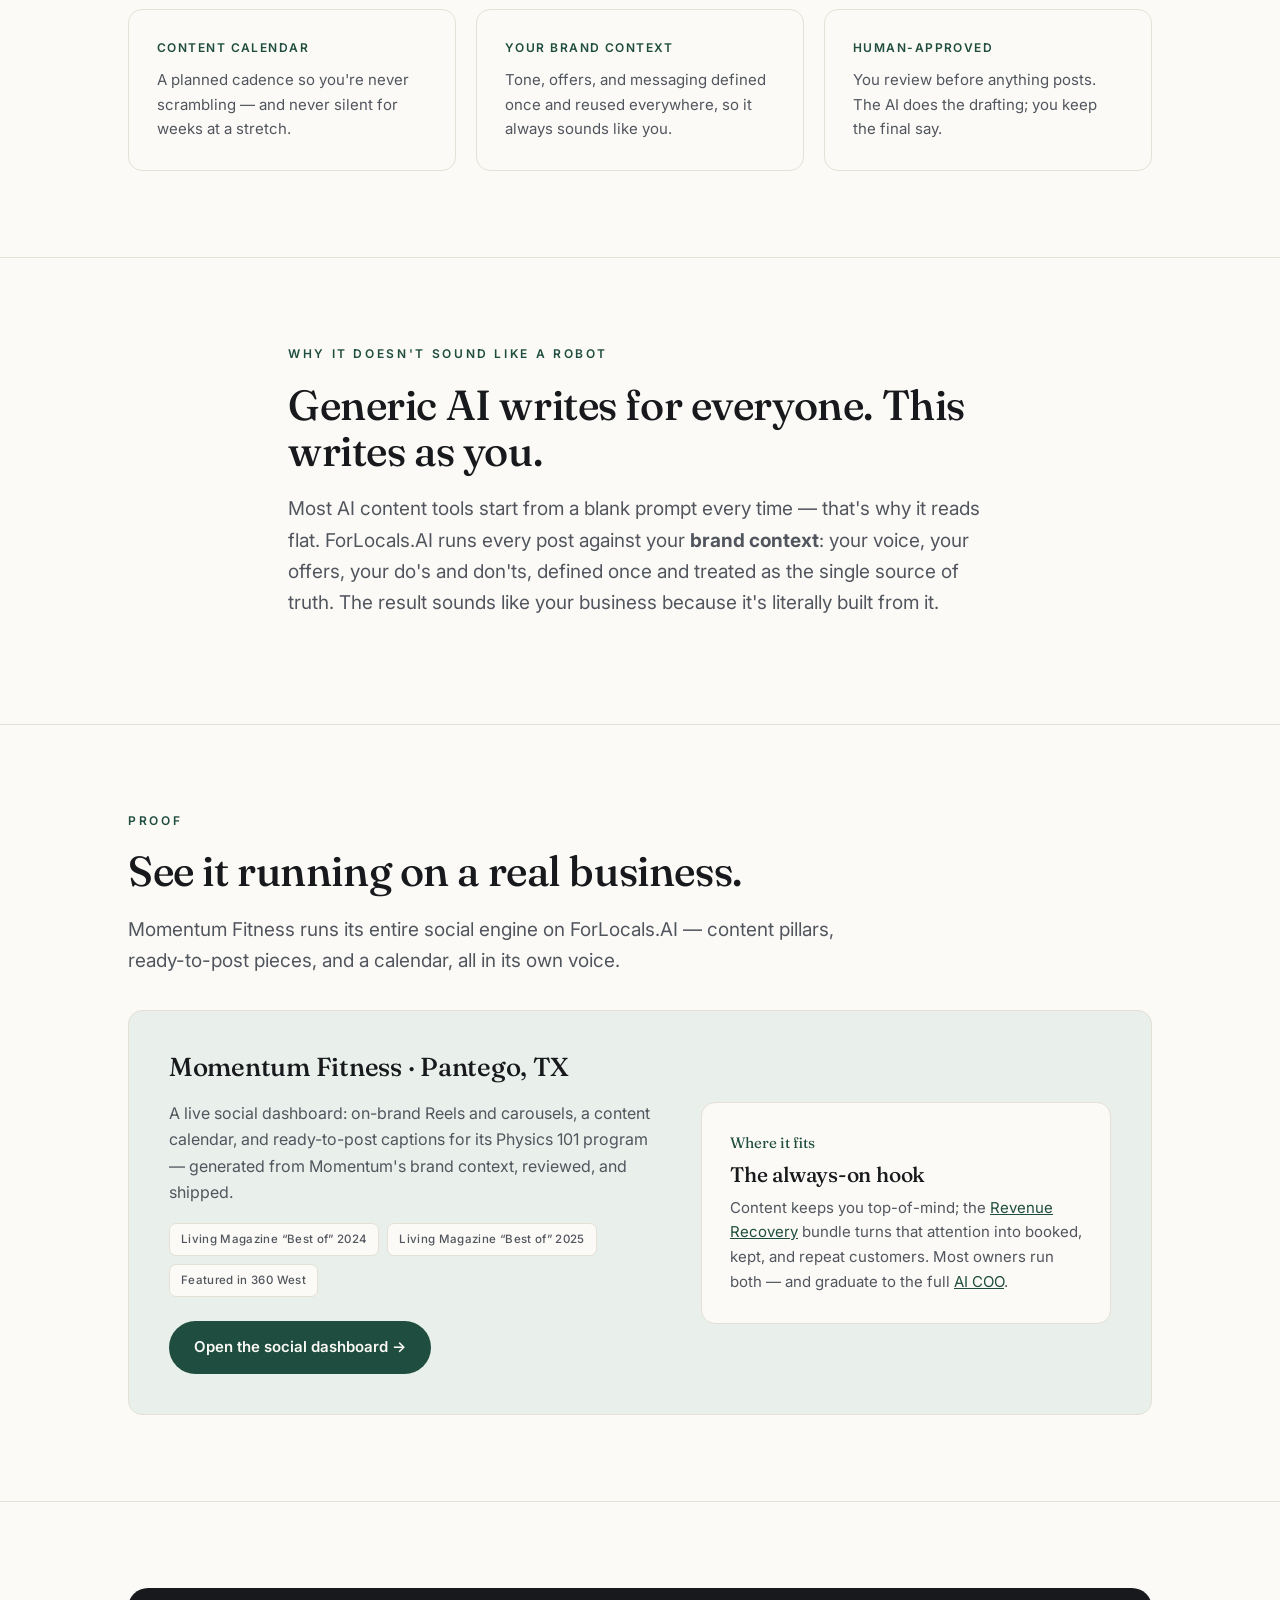
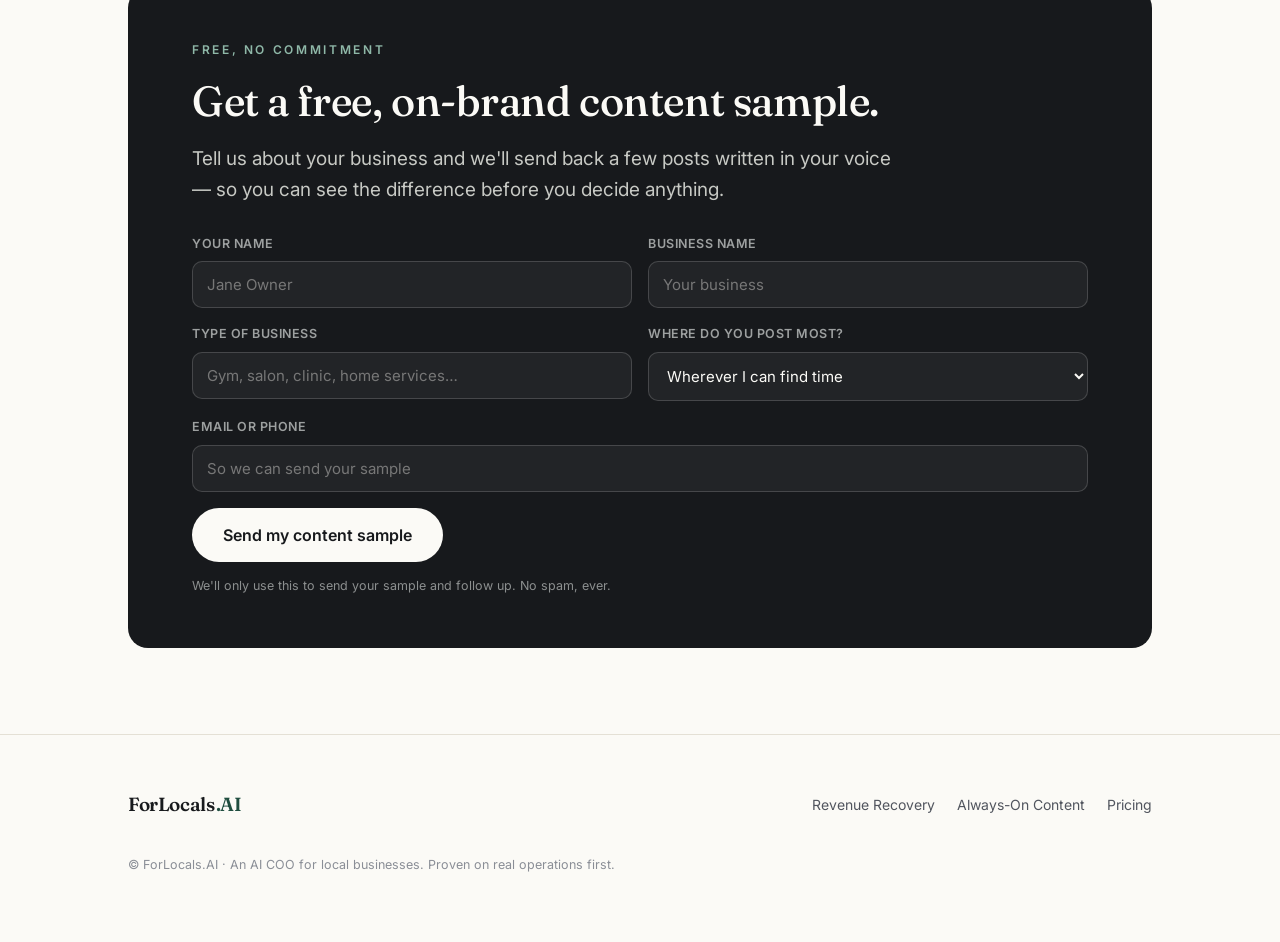
<file: social/index.html>
<!DOCTYPE html>
<html lang="en">
<head>
<meta charset="UTF-8" />
<meta name="viewport" content="width=device-width, initial-scale=1.0" />
<title>Always-On Content — ForLocals.AI</title>
<meta name="description" content="Never run out of on-brand social content. ForLocals.AI generates Reels, carousels, captions, and a full calendar in your business's own voice — without the time sink." />
<meta property="og:title" content="Always-On Content — ForLocals.AI" />
<meta property="og:description" content="On-brand Reels, carousels, captions and a content calendar, generated from your own voice. No more blank-page Sundays." />
<link rel="preconnect" href="https://fonts.googleapis.com" />
<link rel="preconnect" href="https://fonts.gstatic.com" crossorigin />
<link href="https://fonts.googleapis.com/css2?family=Fraunces:ital,opsz,wght@0,9..144,400;0,9..144,500;1,9..144,500&family=Inter:wght@400;500;600&display=swap" rel="stylesheet" />
<link rel="stylesheet" href="/site/marketing.css" />
</head>
<body>

<nav class="site-nav">
  <div class="nav-inner">
    <a class="wordmark" href="/">ForLocals<span class="dot-ai">.AI</span></a>
    <span class="nav-spacer"></span>
    <button class="nav-toggle" aria-label="Menu">≡</button>
    <div class="nav-links">
      <a href="/revenue/">Revenue</a>
      <a href="/social/">Social</a>
      <a href="/#how">How it works</a>
      <a href="/#proof">Proof</a>
      <a href="#audit">FAQ</a>
      <a class="btn btn-primary nav-cta" href="#audit">Free content sample</a>
    </div>
  </div>
</nav>

<header class="hero">
  <div class="container">
    <p class="eyebrow">Always-On Content</p>
    <h1>Never run out of <em>on-brand</em> content again.</h1>
    <p class="lead">Reels, carousels, captions, and a full calendar — written in your business's
      actual voice, not generic AI filler. Show up consistently everywhere your customers scroll,
      without losing your Sundays to the blank page.</p>
    <div class="hero-actions">
      <a class="btn btn-primary btn-lg" href="#audit">Get a free content sample</a>
      <a class="btn btn-ghost btn-lg" href="#proof">See it running live →</a>
    </div>
  </div>
</header>

<section class="section" id="problem">
  <div class="container section-narrow">
    <p class="eyebrow">The real problem</p>
    <h2>Content isn't hard because you lack ideas. It's hard because you're busy.</h2>
    <p class="lead">So it slips. You post in bursts, then go quiet for three weeks. The captions
      sound nothing like you. The “strategy” is whatever you can throw together at 10pm. Meanwhile the
      competitor who shows up consistently is the one people remember when they're ready to buy.</p>
    <p class="muted" style="margin-top:18px;font-size:14px;">Straight talk: social is top-of-funnel.
      It builds presence and trust over time — it's the always-on hook, not an overnight lead machine.
      That's exactly why it should cost you almost no time. <a href="/revenue/">When you want the
      measurable, money-now stuff, start with Revenue Recovery →</a></p>
  </div>
</section>

<section class="section" id="get">
  <div class="container">
    <p class="eyebrow">What you get</p>
    <h2>A content team's output, on tap.</h2>
    <div class="grid grid-3" style="margin-top:38px;">
      <div class="card"><div class="kicker">Hooks &amp; Reels</div><p>Scroll-stopping short-form hooks and scripts built around what your audience actually cares about.</p></div>
      <div class="card"><div class="kicker">Carousels</div><p>Educational, save-worthy multi-slide posts that position you as the expert in your space.</p></div>
      <div class="card"><div class="kicker">Captions</div><p>On-voice captions with clear calls to action that point back to your real offer.</p></div>
      <div class="card"><div class="kicker">Content calendar</div><p>A planned cadence so you're never scrambling — and never silent for weeks at a stretch.</p></div>
      <div class="card"><div class="kicker">Your brand context</div><p>Tone, offers, and messaging defined once and reused everywhere, so it always sounds like you.</p></div>
      <div class="card"><div class="kicker">Human-approved</div><p>You review before anything posts. The AI does the drafting; you keep the final say.</p></div>
    </div>
  </div>
</section>

<section class="section" id="why">
  <div class="container section-narrow">
    <p class="eyebrow">Why it doesn't sound like a robot</p>
    <h2>Generic AI writes for everyone. This writes as you.</h2>
    <p class="lead">Most AI content tools start from a blank prompt every time — that's why it reads
      flat. ForLocals.AI runs every post against your <strong>brand context</strong>: your voice,
      your offers, your do's and don'ts, defined once and treated as the single source of truth.
      The result sounds like your business because it's literally built from it.</p>
  </div>
</section>

<section class="section" id="proof">
  <div class="container">
    <p class="eyebrow">Proof</p>
    <h2>See it running on a real business.</h2>
    <p class="lead" style="margin-bottom:34px;">Momentum Fitness runs its entire social engine on
      ForLocals.AI — content pillars, ready-to-post pieces, and a calendar, all in its own voice.</p>
    <div class="proof-card">
      <div>
        <h3 style="font-size:26px;">Momentum Fitness · Pantego, TX</h3>
        <p class="muted">A live social dashboard: on-brand Reels and carousels, a content calendar,
          and ready-to-post captions for its Physics 101 program — generated from Momentum's brand
          context, reviewed, and shipped.</p>
        <div class="awards">
          <span class="award">Living Magazine “Best of” 2024</span>
          <span class="award">Living Magazine “Best of” 2025</span>
          <span class="award">Featured in 360 West</span>
        </div>
        <div style="margin-top:24px;">
          <a class="btn btn-primary" href="/demo/momentum/apps/social-media/index.html">Open the social dashboard →</a>
        </div>
      </div>
      <div>
        <div class="card" style="background:var(--paper);">
          <div class="num">Where it fits</div>
          <h3 style="margin-top:6px;">The always-on hook</h3>
          <p>Content keeps you top-of-mind; the <a href="/revenue/">Revenue Recovery</a> bundle turns
            that attention into booked, kept, and repeat customers. Most owners run both — and graduate
            to the full <a href="/#pricing">AI COO</a>.</p>
        </div>
      </div>
    </div>
  </div>
</section>

<section class="section" id="audit">
  <div class="container">
    <div class="form-wrap">
      <p class="eyebrow">Free, no commitment</p>
      <h2>Get a free, on-brand content sample.</h2>
      <p class="lead">Tell us about your business and we'll send back a few posts written in your
        voice — so you can see the difference before you decide anything.</p>
      <!-- FORM ENDPOINT: replace the action below with your Formspree/Tally endpoint. -->
      <form class="lead-form" action="https://formspree.io/f/REPLACE_WITH_FORM_ID" method="POST">
        <input type="hidden" name="interest" value="social" />
        <div class="field"><label>Your name</label><input name="name" required placeholder="Jane Owner" /></div>
        <div class="field"><label>Business name</label><input name="business" required placeholder="Your business" /></div>
        <div class="field"><label>Type of business</label><input name="vertical" placeholder="Gym, salon, clinic, home services…" /></div>
        <div class="field"><label>Where do you post most?</label>
          <select name="biggest_leak">
            <option value="">Wherever I can find time</option>
            <option>Instagram</option>
            <option>TikTok</option>
            <option>Facebook</option>
            <option>I've basically gone quiet</option>
          </select>
        </div>
        <div class="field full"><label>Email or phone</label><input name="contact" required placeholder="So we can send your sample" /></div>
        <div class="full"><button class="btn btn-primary btn-lg" type="submit">Send my content sample</button></div>
      </form>
      <p class="form-note">We'll only use this to send your sample and follow up. No spam, ever.</p>
      <div class="form-thanks">Thanks — we're on it. Your content sample is on the way.</div>
    </div>
  </div>
</section>

<footer class="site-footer">
  <div class="container footer-inner">
    <a class="wordmark" href="/">ForLocals<span class="dot-ai">.AI</span></a>
    <span class="nav-spacer"></span>
    <div class="footer-links">
      <a href="/revenue/">Revenue Recovery</a>
      <a href="/social/">Always-On Content</a>
      <a href="/#pricing">Pricing</a>
    </div>
    <p class="footer-fine">© ForLocals.AI · An AI COO for local businesses. Proven on real operations first.</p>
  </div>
</footer>

<script src="/site/marketing.js"></script>
</body>
</html>
</file>
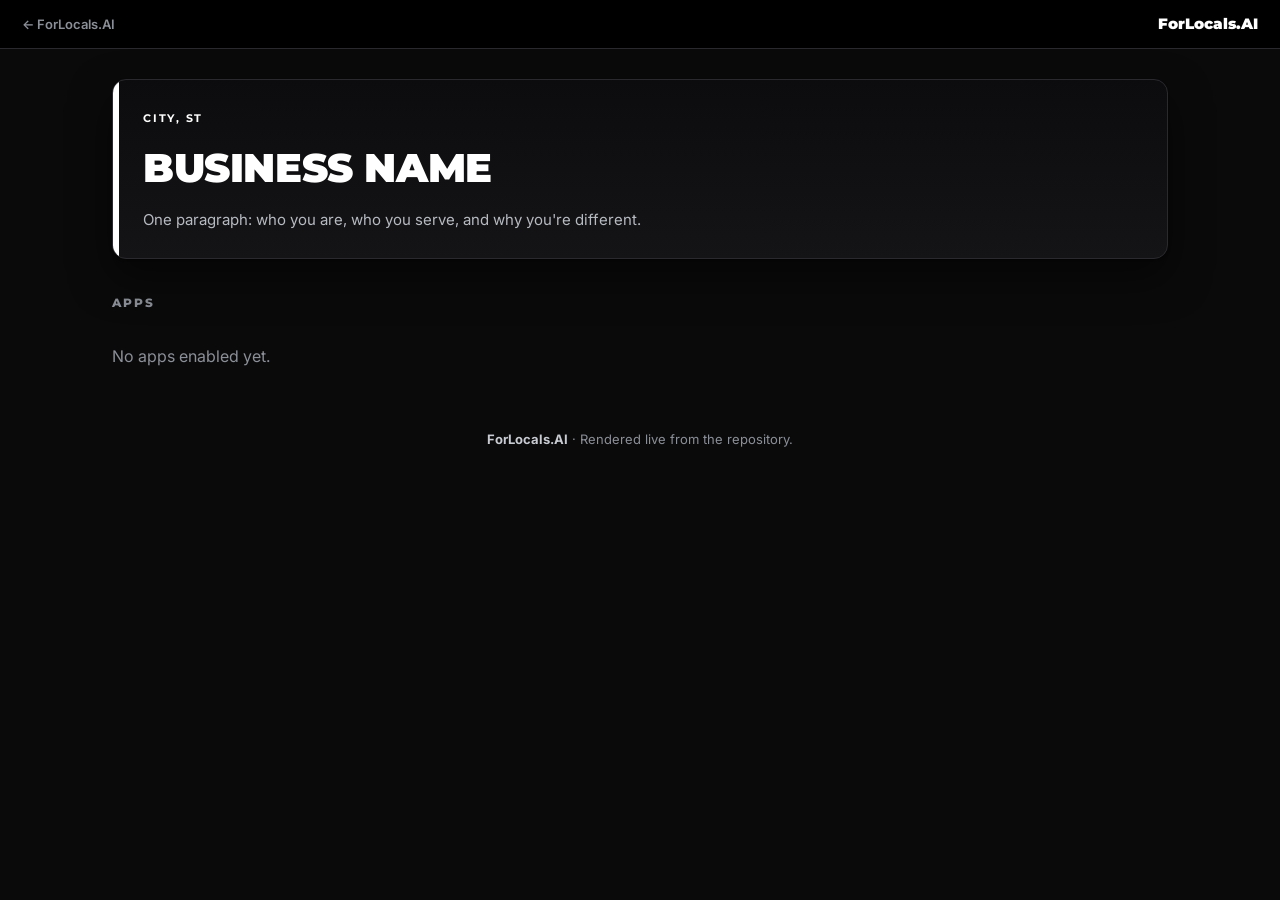
<file: businesses/_template/index.html>
<!DOCTYPE html>
<html lang="en">
<head>
<meta charset="UTF-8" />
<meta name="viewport" content="width=device-width, initial-scale=1.0" />
<title>Business Homebase — ForLocals.AI</title>
<meta name="description" content="Business homebase — every app for this business in one place." />
<link rel="preconnect" href="https://fonts.googleapis.com" />
<link rel="preconnect" href="https://fonts.gstatic.com" crossorigin />
<link href="https://fonts.googleapis.com/css2?family=Montserrat:wght@600;700;800;900&family=Inter:wght@400;500;600;700&display=swap" rel="stylesheet" />
<style>
  :root {
    --black:#000; --ink:#0b0b0d; --panel:#141416; --panel-2:#1b1b1f;
    --line:#2a2a2e; --silver:#c8ccd2; --silver-bright:#eef1f4; --muted:#8b8f97;
    --accent:#5b8cff; --accent-soft:rgba(91,140,255,.12);
    --radius:14px; --maxw:1100px;
    --shadow:0 1px 2px rgba(0,0,0,.5), 0 18px 40px rgba(0,0,0,.5);
  }
  * { box-sizing:border-box; }
  html { scroll-behavior:smooth; }
  body { margin:0; font-family:'Inter',system-ui,-apple-system,sans-serif; color:var(--silver); background:#0a0a0b; line-height:1.6; -webkit-font-smoothing:antialiased; }

  header.topbar { position:sticky; top:0; z-index:50; display:flex; align-items:center; gap:12px; padding:12px 22px; background:rgba(0,0,0,.94); backdrop-filter:blur(8px); border-bottom:1px solid var(--line); }
  .topbar a.back { display:flex; align-items:center; gap:8px; text-decoration:none; color:var(--muted); font-size:13px; font-weight:600; }
  .topbar a.back:hover { color:var(--silver-bright); }
  .topbar .home-word { font-family:'Montserrat',sans-serif; font-weight:900; font-size:15px; color:#fff; }
  .topbar .home-word span { color:var(--accent); }
  .topbar .spacer { flex:1; }

  .wrap { max-width:var(--maxw); margin:0 auto; padding:0 22px 100px; }

  .biz-head { position:relative; margin-top:30px; padding:30px 30px 26px; background:linear-gradient(180deg,#0c0c0e,#141416); border:1px solid var(--line); border-radius:var(--radius); box-shadow:var(--shadow); overflow:hidden; }
  .biz-head::before { content:""; position:absolute; left:0; top:0; bottom:0; width:6px; background:var(--accent); }
  .biz-head .loc { font-family:'Montserrat',sans-serif; font-size:11px; font-weight:700; letter-spacing:.16em; text-transform:uppercase; color:var(--accent); }
  .biz-head h1 { font-family:'Montserrat',sans-serif; font-size:clamp(26px,4vw,40px); font-weight:900; color:#fff; margin:8px 0 8px; text-transform:uppercase; letter-spacing:-.01em; }
  .biz-head .tagline { color:#b6bac1; font-size:15px; margin:0; max-width:64ch; }
  .biz-head .awards { display:flex; gap:8px; flex-wrap:wrap; margin-top:16px; }
  .award { font-family:'Montserrat',sans-serif; font-size:9.5px; font-weight:700; letter-spacing:.05em; text-transform:uppercase; color:var(--silver-bright); border:1px solid var(--line); background:rgba(255,255,255,.03); padding:5px 10px; border-radius:6px; }

  .section-title { font-family:'Montserrat',sans-serif; font-size:12px; font-weight:800; letter-spacing:.16em; text-transform:uppercase; color:var(--muted); margin:34px 0 16px; }

  .apps-grid { display:grid; grid-template-columns:repeat(auto-fill,minmax(250px,1fr)); gap:14px; }
  .app-card { display:flex; flex-direction:column; background:var(--panel); border:1px solid var(--line); border-radius:12px; padding:18px 18px; transition:border-color .14s, transform .14s; }
  .app-card:hover { border-color:var(--accent); transform:translateY(-2px); }
  .app-card .cat { font-family:'Montserrat',sans-serif; font-size:9.5px; font-weight:800; letter-spacing:.1em; text-transform:uppercase; color:var(--accent); }
  .app-card h3 { font-family:'Montserrat',sans-serif; font-size:17px; font-weight:800; color:#fff; margin:6px 0 8px; }
  .app-card p { font-size:13px; color:#a7abb3; margin:0 0 16px; flex:1; }
  .app-card .foot { display:flex; align-items:center; justify-content:space-between; gap:10px; }
  .open-btn { font-family:'Montserrat',sans-serif; font-size:11.5px; font-weight:800; letter-spacing:.04em; text-transform:uppercase; color:#000; background:var(--accent); padding:9px 15px; border-radius:8px; text-decoration:none; }
  .open-btn:hover { filter:brightness(1.08); }
  .badge { font-family:'Montserrat',sans-serif; font-size:10px; font-weight:700; letter-spacing:.06em; text-transform:uppercase; padding:6px 11px; border-radius:999px; }
  .badge.active { color:var(--accent); background:var(--accent-soft); border:1px solid var(--accent); }
  .badge.setup { color:var(--muted); background:rgba(255,255,255,.03); border:1px solid var(--line); }

  .loading,.err { padding:40px 4px; color:var(--muted); }
  .err { color:var(--silver-bright); }
  footer { text-align:center; color:var(--muted); font-size:13px; padding:44px 20px 0; }
  footer b { color:var(--silver); }

  @media (max-width:680px){ .biz-head{ padding:22px 18px; } }
</style>
</head>
<body>
  <header class="topbar">
    <a class="back" href="../../index.html">← ForLocals.AI</a>
    <span class="spacer"></span>
    <span class="home-word">ForLocals<span>.AI</span></span>
  </header>

  <div class="wrap">
    <div id="biz"><div class="loading">Loading…</div></div>
    <footer><b>ForLocals.AI</b> · Rendered live from the repository.</footer>
  </div>

  <script>
    // Slug-agnostic: derive this business's slug from its own folder path so the same
    // file works unedited in any businesses/<slug>/ folder.
    const parts = location.pathname.replace(/\/index\.html$/, "").split("/").filter(Boolean);
    const slug = parts[parts.length - 1] || "this business";

    const getJSON = async (p) => { const r = await fetch(p,{cache:"no-store"}); if(!r.ok) throw new Error(r.status); return r.json(); };
    const accentOf = (b) => (b && b.colors && (b.colors.yellow || b.colors.accent || b.colors.primary)) || "#5b8cff";
    const esc = (s) => (s||"").replace(/[&<>"]/g, c => ({"&":"&amp;","<":"&lt;",">":"&gt;",'"':"&quot;"}[c]));

    (async () => {
      const root = document.getElementById("biz");
      try {
        const [biz, brand] = await Promise.all([
          getJSON("./business.json"),
          getJSON("./brand/brand.json").catch(()=>null)
        ]);
        const accent = accentOf(brand);
        document.documentElement.style.setProperty("--accent", accent);
        document.documentElement.style.setProperty("--accent-soft", accent + "22");
        document.title = `${biz.name||slug} — Homebase`;

        const awards = ((brand&&brand.awards)||[]).map(a=>`<span class="award">${esc(a)}</span>`).join("");
        const enabled = biz.enabledApps || [];

        const cards = await Promise.all(enabled.map(async appSlug => {
          // app metadata lives at the repo root apps/<slug>/app.json (two levels up)
          const meta = await getJSON(`../../apps/${appSlug}/app.json`).catch(()=>({name:appSlug,category:"",description:""}));
          const cfg = (biz.appConfig||{})[appSlug] || {};
          const href = cfg.dashboard ? `./${cfg.dashboard}` : null;
          const action = href ? `<a class="open-btn" href="${href}">Open →</a>` : `<span class="badge setup">Set up</span>`;
          return `<div class="app-card">
            <div class="cat">${esc(meta.category||"")}</div>
            <h3>${esc(meta.name||appSlug)}</h3>
            <p>${esc(cfg.focus || meta.description || "")}</p>
            <div class="foot"><span class="badge active">Active</span>${action}</div>
          </div>`;
        }));

        root.innerHTML = `
          <div class="biz-head">
            <div class="loc">${esc(biz.location||"")}</div>
            <h1>${esc(biz.name||slug)}</h1>
            <p class="tagline">${esc((brand&&brand.tagline)||(brand&&brand.positioning)||"")}</p>
            ${awards?`<div class="awards">${awards}</div>`:""}
          </div>
          <div class="section-title">Apps</div>
          <div class="apps-grid">${cards.join("") || '<p style="color:var(--muted)">No apps enabled yet.</p>'}</div>`;
      } catch(e) {
        root.innerHTML = `<div class="err">Couldn't load <code>business.json</code> for <b>${esc(slug)}</b> (${e.message}).
          Serve this over HTTP (GitHub Pages), not from disk.</div>`;
      }
    })();
  </script>
</body>
</html>
</file>
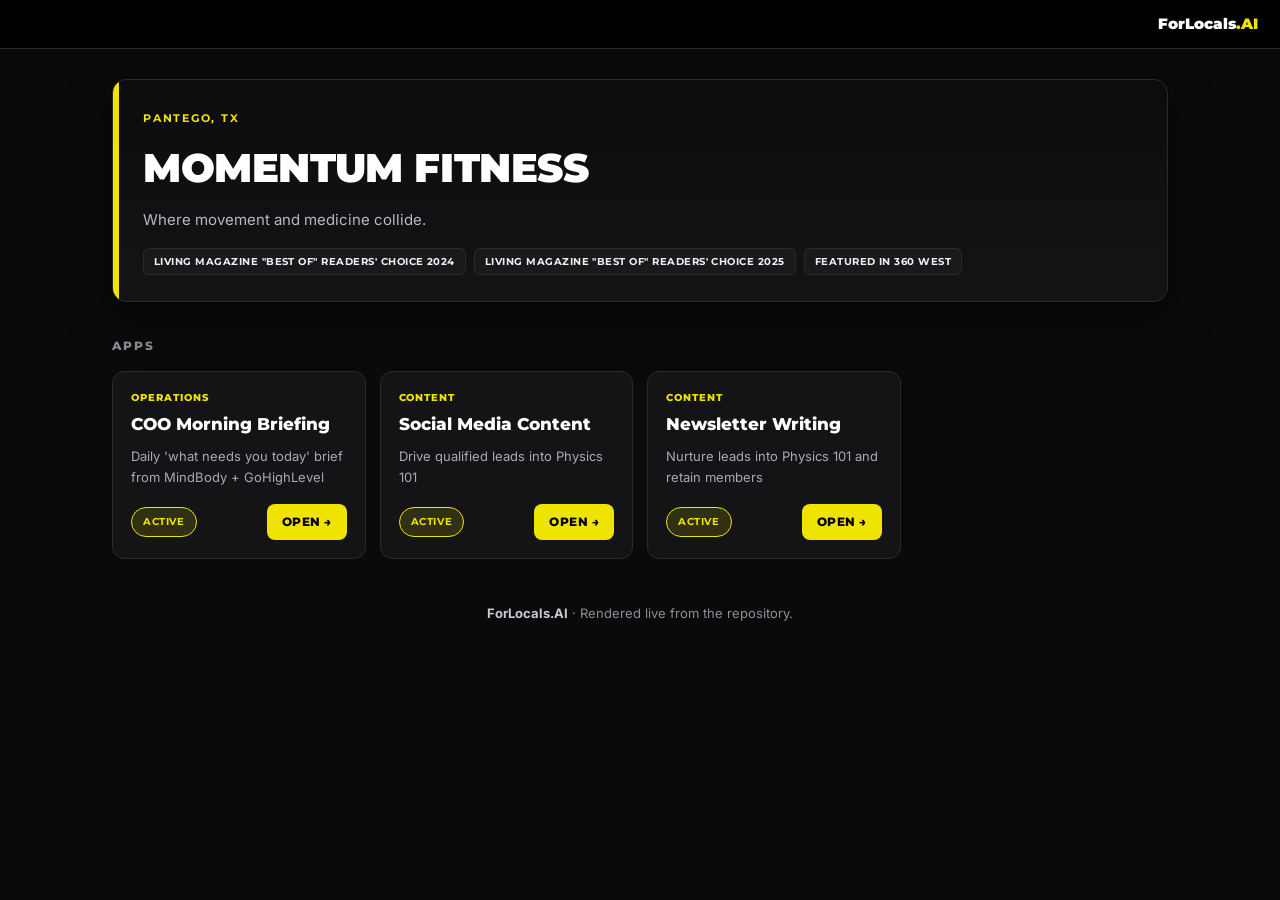
<file: businesses/momentum-fitness/index.html>
<!DOCTYPE html>
<html lang="en">
<head>
<meta charset="UTF-8" />
<meta name="viewport" content="width=device-width, initial-scale=1.0" />
<title>Business Homebase — ForLocals.AI</title>
<meta name="description" content="Business homebase — every app for this business in one place." />
<link rel="preconnect" href="https://fonts.googleapis.com" />
<link rel="preconnect" href="https://fonts.gstatic.com" crossorigin />
<link href="https://fonts.googleapis.com/css2?family=Montserrat:wght@600;700;800;900&family=Inter:wght@400;500;600;700&display=swap" rel="stylesheet" />
<style>
  :root {
    --black:#000; --ink:#0b0b0d; --panel:#141416; --panel-2:#1b1b1f;
    --line:#2a2a2e; --silver:#c8ccd2; --silver-bright:#eef1f4; --muted:#8b8f97;
    --accent:#5b8cff; --accent-soft:rgba(91,140,255,.12);
    --radius:14px; --maxw:1100px;
    --shadow:0 1px 2px rgba(0,0,0,.5), 0 18px 40px rgba(0,0,0,.5);
  }
  * { box-sizing:border-box; }
  html { scroll-behavior:smooth; }
  body { margin:0; font-family:'Inter',system-ui,-apple-system,sans-serif; color:var(--silver); background:#0a0a0b; line-height:1.6; -webkit-font-smoothing:antialiased; }

  header.topbar { position:sticky; top:0; z-index:50; display:flex; align-items:center; gap:12px; padding:12px 22px; background:rgba(0,0,0,.94); backdrop-filter:blur(8px); border-bottom:1px solid var(--line); }
  .topbar a.back { display:flex; align-items:center; gap:8px; text-decoration:none; color:var(--muted); font-size:13px; font-weight:600; }
  .topbar a.back:hover { color:var(--silver-bright); }
  .topbar .home-word { font-family:'Montserrat',sans-serif; font-weight:900; font-size:15px; color:#fff; }
  .topbar .home-word span { color:var(--accent); }
  .topbar .spacer { flex:1; }

  .wrap { max-width:var(--maxw); margin:0 auto; padding:0 22px 100px; }

  .biz-head { position:relative; margin-top:30px; padding:30px 30px 26px; background:linear-gradient(180deg,#0c0c0e,#141416); border:1px solid var(--line); border-radius:var(--radius); box-shadow:var(--shadow); overflow:hidden; }
  .biz-head::before { content:""; position:absolute; left:0; top:0; bottom:0; width:6px; background:var(--accent); }
  .biz-head .loc { font-family:'Montserrat',sans-serif; font-size:11px; font-weight:700; letter-spacing:.16em; text-transform:uppercase; color:var(--accent); }
  .biz-head h1 { font-family:'Montserrat',sans-serif; font-size:clamp(26px,4vw,40px); font-weight:900; color:#fff; margin:8px 0 8px; text-transform:uppercase; letter-spacing:-.01em; }
  .biz-head .tagline { color:#b6bac1; font-size:15px; margin:0; max-width:64ch; }
  .biz-head .awards { display:flex; gap:8px; flex-wrap:wrap; margin-top:16px; }
  .award { font-family:'Montserrat',sans-serif; font-size:9.5px; font-weight:700; letter-spacing:.05em; text-transform:uppercase; color:var(--silver-bright); border:1px solid var(--line); background:rgba(255,255,255,.03); padding:5px 10px; border-radius:6px; }

  .section-title { font-family:'Montserrat',sans-serif; font-size:12px; font-weight:800; letter-spacing:.16em; text-transform:uppercase; color:var(--muted); margin:34px 0 16px; }

  .apps-grid { display:grid; grid-template-columns:repeat(auto-fill,minmax(250px,1fr)); gap:14px; }
  .app-card { display:flex; flex-direction:column; background:var(--panel); border:1px solid var(--line); border-radius:12px; padding:18px 18px; transition:border-color .14s, transform .14s; }
  .app-card:hover { border-color:var(--accent); transform:translateY(-2px); }
  .app-card .cat { font-family:'Montserrat',sans-serif; font-size:9.5px; font-weight:800; letter-spacing:.1em; text-transform:uppercase; color:var(--accent); }
  .app-card h3 { font-family:'Montserrat',sans-serif; font-size:17px; font-weight:800; color:#fff; margin:6px 0 8px; }
  .app-card p { font-size:13px; color:#a7abb3; margin:0 0 16px; flex:1; }
  .app-card .foot { display:flex; align-items:center; justify-content:space-between; gap:10px; }
  .open-btn { font-family:'Montserrat',sans-serif; font-size:11.5px; font-weight:800; letter-spacing:.04em; text-transform:uppercase; color:#000; background:var(--accent); padding:9px 15px; border-radius:8px; text-decoration:none; }
  .open-btn:hover { filter:brightness(1.08); }
  .badge { font-family:'Montserrat',sans-serif; font-size:10px; font-weight:700; letter-spacing:.06em; text-transform:uppercase; padding:6px 11px; border-radius:999px; }
  .badge.active { color:var(--accent); background:var(--accent-soft); border:1px solid var(--accent); }
  .badge.setup { color:var(--muted); background:rgba(255,255,255,.03); border:1px solid var(--line); }

  .loading,.err { padding:40px 4px; color:var(--muted); }
  .err { color:var(--silver-bright); }
  footer { text-align:center; color:var(--muted); font-size:13px; padding:44px 20px 0; }
  footer b { color:var(--silver); }

  @media (max-width:680px){ .biz-head{ padding:22px 18px; } }
</style>
</head>
<body>
  <header class="topbar">
    <span class="spacer"></span>
    <span class="home-word">ForLocals<span>.AI</span></span>
  </header>

  <div class="wrap">
    <div id="biz"><div class="loading">Loading…</div></div>
    <footer><b>ForLocals.AI</b> · Rendered live from the repository.</footer>
  </div>

  <script>
    // Slug-agnostic: derive this business's slug from its own folder path so the same
    // file works unedited in any businesses/<slug>/ folder.
    const parts = location.pathname.replace(/\/index\.html$/, "").split("/").filter(Boolean);
    const slug = parts[parts.length - 1] || "this business";

    const getJSON = async (p) => { const r = await fetch(p,{cache:"no-store"}); if(!r.ok) throw new Error(r.status); return r.json(); };
    const accentOf = (b) => (b && b.colors && (b.colors.yellow || b.colors.accent || b.colors.primary)) || "#5b8cff";
    const esc = (s) => (s||"").replace(/[&<>"]/g, c => ({"&":"&amp;","<":"&lt;",">":"&gt;",'"':"&quot;"}[c]));

    (async () => {
      const root = document.getElementById("biz");
      try {
        const [biz, brand] = await Promise.all([
          getJSON("./business.json"),
          getJSON("./brand/brand.json").catch(()=>null)
        ]);
        const accent = accentOf(brand);
        document.documentElement.style.setProperty("--accent", accent);
        document.documentElement.style.setProperty("--accent-soft", accent + "22");
        document.title = `${biz.name||slug} — Homebase`;

        const awards = ((brand&&brand.awards)||[]).map(a=>`<span class="award">${esc(a)}</span>`).join("");
        const enabled = biz.enabledApps || [];

        const cards = await Promise.all(enabled.map(async appSlug => {
          // app metadata lives at the repo root apps/<slug>/app.json (two levels up)
          const meta = await getJSON(`../../apps/${appSlug}/app.json`).catch(()=>({name:appSlug,category:"",description:""}));
          const cfg = (biz.appConfig||{})[appSlug] || {};
          const href = cfg.dashboard ? `./${cfg.dashboard}` : null;
          const action = href ? `<a class="open-btn" href="${href}">Open →</a>` : `<span class="badge setup">Set up</span>`;
          return `<div class="app-card">
            <div class="cat">${esc(meta.category||"")}</div>
            <h3>${esc(meta.name||appSlug)}</h3>
            <p>${esc(cfg.focus || meta.description || "")}</p>
            <div class="foot"><span class="badge active">Active</span>${action}</div>
          </div>`;
        }));

        root.innerHTML = `
          <div class="biz-head">
            <div class="loc">${esc(biz.location||"")}</div>
            <h1>${esc(biz.name||slug)}</h1>
            <p class="tagline">${esc((brand&&brand.tagline)||(brand&&brand.positioning)||"")}</p>
            ${awards?`<div class="awards">${awards}</div>`:""}
          </div>
          <div class="section-title">Apps</div>
          <div class="apps-grid">${cards.join("") || '<p style="color:var(--muted)">No apps enabled yet.</p>'}</div>`;
      } catch(e) {
        root.innerHTML = `<div class="err">Couldn't load <code>business.json</code> for <b>${esc(slug)}</b> (${e.message}).
          Serve this over HTTP (GitHub Pages), not from disk.</div>`;
      }
    })();
  </script>
</body>
</html>
</file>
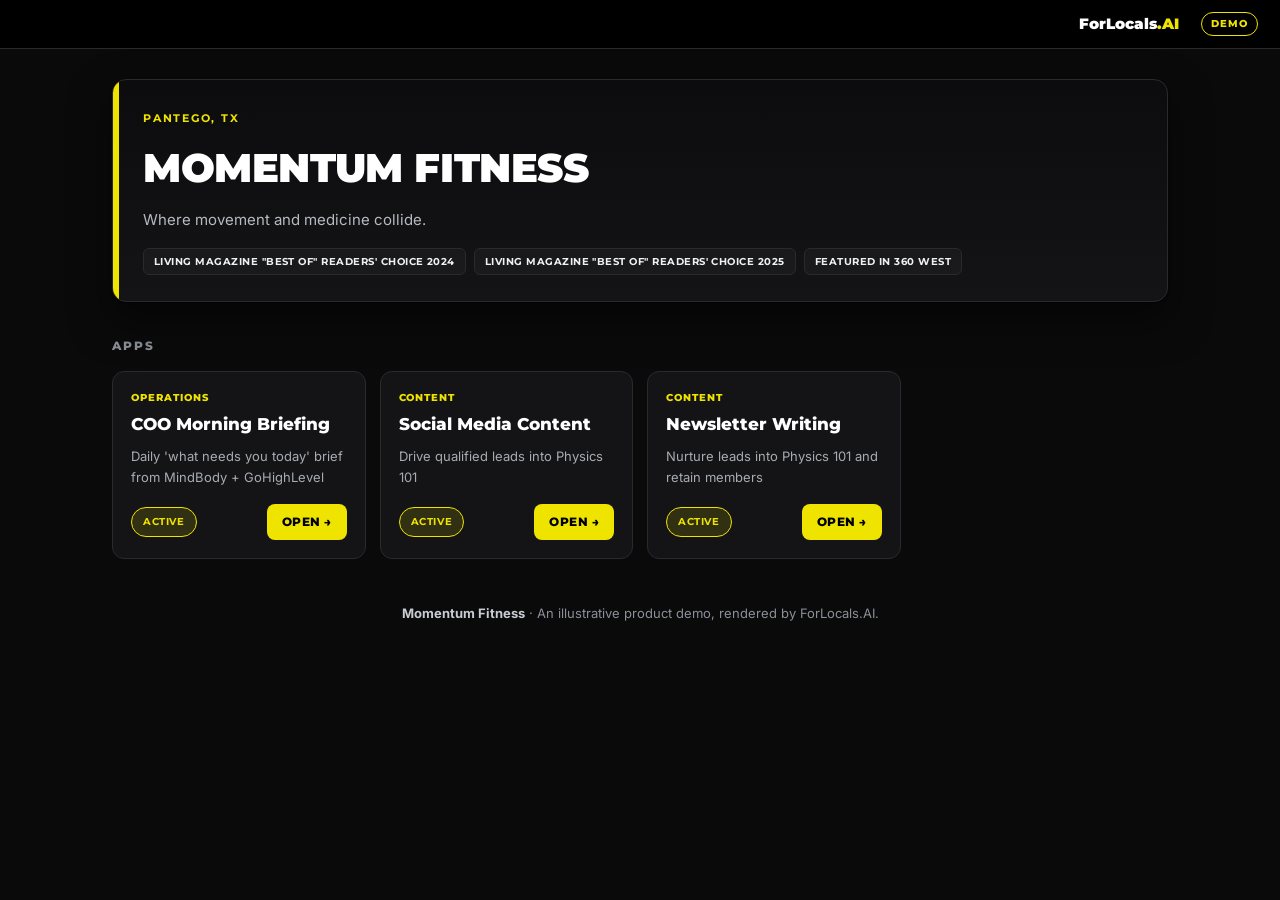
<file: demo/momentum/index.html>
<!DOCTYPE html>
<html lang="en">
<head>
<meta charset="UTF-8" />
<meta name="viewport" content="width=device-width, initial-scale=1.0" />
<title>Business Homebase — ForLocals.AI</title>
<meta name="description" content="Business homebase — every app for this business in one place." />
<link rel="preconnect" href="https://fonts.googleapis.com" />
<link rel="preconnect" href="https://fonts.gstatic.com" crossorigin />
<link href="https://fonts.googleapis.com/css2?family=Montserrat:wght@600;700;800;900&family=Inter:wght@400;500;600;700&display=swap" rel="stylesheet" />
<style>
  :root {
    --black:#000; --ink:#0b0b0d; --panel:#141416; --panel-2:#1b1b1f;
    --line:#2a2a2e; --silver:#c8ccd2; --silver-bright:#eef1f4; --muted:#8b8f97;
    --accent:#5b8cff; --accent-soft:rgba(91,140,255,.12);
    --radius:14px; --maxw:1100px;
    --shadow:0 1px 2px rgba(0,0,0,.5), 0 18px 40px rgba(0,0,0,.5);
  }
  * { box-sizing:border-box; }
  html { scroll-behavior:smooth; }
  body { margin:0; font-family:'Inter',system-ui,-apple-system,sans-serif; color:var(--silver); background:#0a0a0b; line-height:1.6; -webkit-font-smoothing:antialiased; }

  header.topbar { position:sticky; top:0; z-index:50; display:flex; align-items:center; gap:12px; padding:12px 22px; background:rgba(0,0,0,.94); backdrop-filter:blur(8px); border-bottom:1px solid var(--line); }
  .topbar a.back { display:flex; align-items:center; gap:8px; text-decoration:none; color:var(--muted); font-size:13px; font-weight:600; }
  .topbar a.back:hover { color:var(--silver-bright); }
  .topbar .home-word { font-family:'Montserrat',sans-serif; font-weight:900; font-size:15px; color:#fff; }
  .topbar .home-word span { color:var(--accent); }
  .topbar .demo-pill { font-family:'Montserrat',sans-serif; font-size:10px; font-weight:800; letter-spacing:.1em; text-transform:uppercase; color:var(--accent); border:1px solid var(--accent); border-radius:999px; padding:3px 9px; margin-left:10px; }
  .topbar .spacer { flex:1; }

  .wrap { max-width:var(--maxw); margin:0 auto; padding:0 22px 100px; }

  .biz-head { position:relative; margin-top:30px; padding:30px 30px 26px; background:linear-gradient(180deg,#0c0c0e,#141416); border:1px solid var(--line); border-radius:var(--radius); box-shadow:var(--shadow); overflow:hidden; }
  .biz-head::before { content:""; position:absolute; left:0; top:0; bottom:0; width:6px; background:var(--accent); }
  .biz-head .loc { font-family:'Montserrat',sans-serif; font-size:11px; font-weight:700; letter-spacing:.16em; text-transform:uppercase; color:var(--accent); }
  .biz-head h1 { font-family:'Montserrat',sans-serif; font-size:clamp(26px,4vw,40px); font-weight:900; color:#fff; margin:8px 0 8px; text-transform:uppercase; letter-spacing:-.01em; }
  .biz-head .tagline { color:#b6bac1; font-size:15px; margin:0; max-width:64ch; }
  .biz-head .awards { display:flex; gap:8px; flex-wrap:wrap; margin-top:16px; }
  .award { font-family:'Montserrat',sans-serif; font-size:9.5px; font-weight:700; letter-spacing:.05em; text-transform:uppercase; color:var(--silver-bright); border:1px solid var(--line); background:rgba(255,255,255,.03); padding:5px 10px; border-radius:6px; }

  .section-title { font-family:'Montserrat',sans-serif; font-size:12px; font-weight:800; letter-spacing:.16em; text-transform:uppercase; color:var(--muted); margin:34px 0 16px; }

  .apps-grid { display:grid; grid-template-columns:repeat(auto-fill,minmax(250px,1fr)); gap:14px; }
  .app-card { display:flex; flex-direction:column; background:var(--panel); border:1px solid var(--line); border-radius:12px; padding:18px 18px; transition:border-color .14s, transform .14s; }
  .app-card:hover { border-color:var(--accent); transform:translateY(-2px); }
  .app-card .cat { font-family:'Montserrat',sans-serif; font-size:9.5px; font-weight:800; letter-spacing:.1em; text-transform:uppercase; color:var(--accent); }
  .app-card h3 { font-family:'Montserrat',sans-serif; font-size:17px; font-weight:800; color:#fff; margin:6px 0 8px; }
  .app-card p { font-size:13px; color:#a7abb3; margin:0 0 16px; flex:1; }
  .app-card .foot { display:flex; align-items:center; justify-content:space-between; gap:10px; }
  .open-btn { font-family:'Montserrat',sans-serif; font-size:11.5px; font-weight:800; letter-spacing:.04em; text-transform:uppercase; color:#000; background:var(--accent); padding:9px 15px; border-radius:8px; text-decoration:none; }
  .open-btn:hover { filter:brightness(1.08); }
  .badge { font-family:'Montserrat',sans-serif; font-size:10px; font-weight:700; letter-spacing:.06em; text-transform:uppercase; padding:6px 11px; border-radius:999px; }
  .badge.active { color:var(--accent); background:var(--accent-soft); border:1px solid var(--accent); }
  .badge.setup { color:var(--muted); background:rgba(255,255,255,.03); border:1px solid var(--line); }

  .loading,.err { padding:40px 4px; color:var(--muted); }
  .err { color:var(--silver-bright); }
  footer { text-align:center; color:var(--muted); font-size:13px; padding:44px 20px 0; }
  footer b { color:var(--silver); }

  @media (max-width:680px){ .biz-head{ padding:22px 18px; } }
</style>
</head>
<body>
  <header class="topbar">
    <span class="spacer"></span>
    <span class="home-word">ForLocals<span>.AI</span></span>
    <span class="demo-pill">Demo</span>
  </header>

  <div class="wrap">
    <div id="biz"><div class="loading">Loading…</div></div>
    <footer><b>Momentum Fitness</b> · An illustrative product demo, rendered by ForLocals.AI.</footer>
  </div>

  <script>
    // Slug-agnostic: derive this business's slug from its own folder path so the same
    // file works unedited in any businesses/<slug>/ folder.
    const parts = location.pathname.replace(/\/index\.html$/, "").split("/").filter(Boolean);
    const slug = parts[parts.length - 1] || "this business";

    const getJSON = async (p) => { const r = await fetch(p,{cache:"no-store"}); if(!r.ok) throw new Error(r.status); return r.json(); };
    const accentOf = (b) => (b && b.colors && (b.colors.yellow || b.colors.accent || b.colors.primary)) || "#5b8cff";
    const esc = (s) => (s||"").replace(/[&<>"]/g, c => ({"&":"&amp;","<":"&lt;",">":"&gt;",'"':"&quot;"}[c]));

    (async () => {
      const root = document.getElementById("biz");
      try {
        const [biz, brand] = await Promise.all([
          getJSON("./business.json"),
          getJSON("./brand/brand.json").catch(()=>null)
        ]);
        const accent = accentOf(brand);
        document.documentElement.style.setProperty("--accent", accent);
        document.documentElement.style.setProperty("--accent-soft", accent + "22");
        document.title = `${biz.name||slug} — Homebase · Demo`;

        const awards = ((brand&&brand.awards)||[]).map(a=>`<span class="award">${esc(a)}</span>`).join("");
        const enabled = biz.enabledApps || [];

        const cards = await Promise.all(enabled.map(async appSlug => {
          // app metadata lives at the repo root apps/<slug>/app.json (two levels up)
          const meta = await getJSON(`../../apps/${appSlug}/app.json`).catch(()=>({name:appSlug,category:"",description:""}));
          const cfg = (biz.appConfig||{})[appSlug] || {};
          const href = cfg.dashboard ? `./${cfg.dashboard}` : null;
          const action = href ? `<a class="open-btn" href="${href}">Open →</a>` : `<span class="badge setup">Set up</span>`;
          return `<div class="app-card">
            <div class="cat">${esc(meta.category||"")}</div>
            <h3>${esc(meta.name||appSlug)}</h3>
            <p>${esc(cfg.focus || meta.description || "")}</p>
            <div class="foot"><span class="badge active">Active</span>${action}</div>
          </div>`;
        }));

        root.innerHTML = `
          <div class="biz-head">
            <div class="loc">${esc(biz.location||"")}</div>
            <h1>${esc(biz.name||slug)}</h1>
            <p class="tagline">${esc((brand&&brand.tagline)||(brand&&brand.positioning)||"")}</p>
            ${awards?`<div class="awards">${awards}</div>`:""}
          </div>
          <div class="section-title">Apps</div>
          <div class="apps-grid">${cards.join("") || '<p style="color:var(--muted)">No apps enabled yet.</p>'}</div>`;
      } catch(e) {
        root.innerHTML = `<div class="err">Couldn't load <code>business.json</code> for <b>${esc(slug)}</b> (${e.message}).
          Serve this over HTTP (GitHub Pages), not from disk.</div>`;
      }
    })();
  </script>
</body>
</html>
</file>
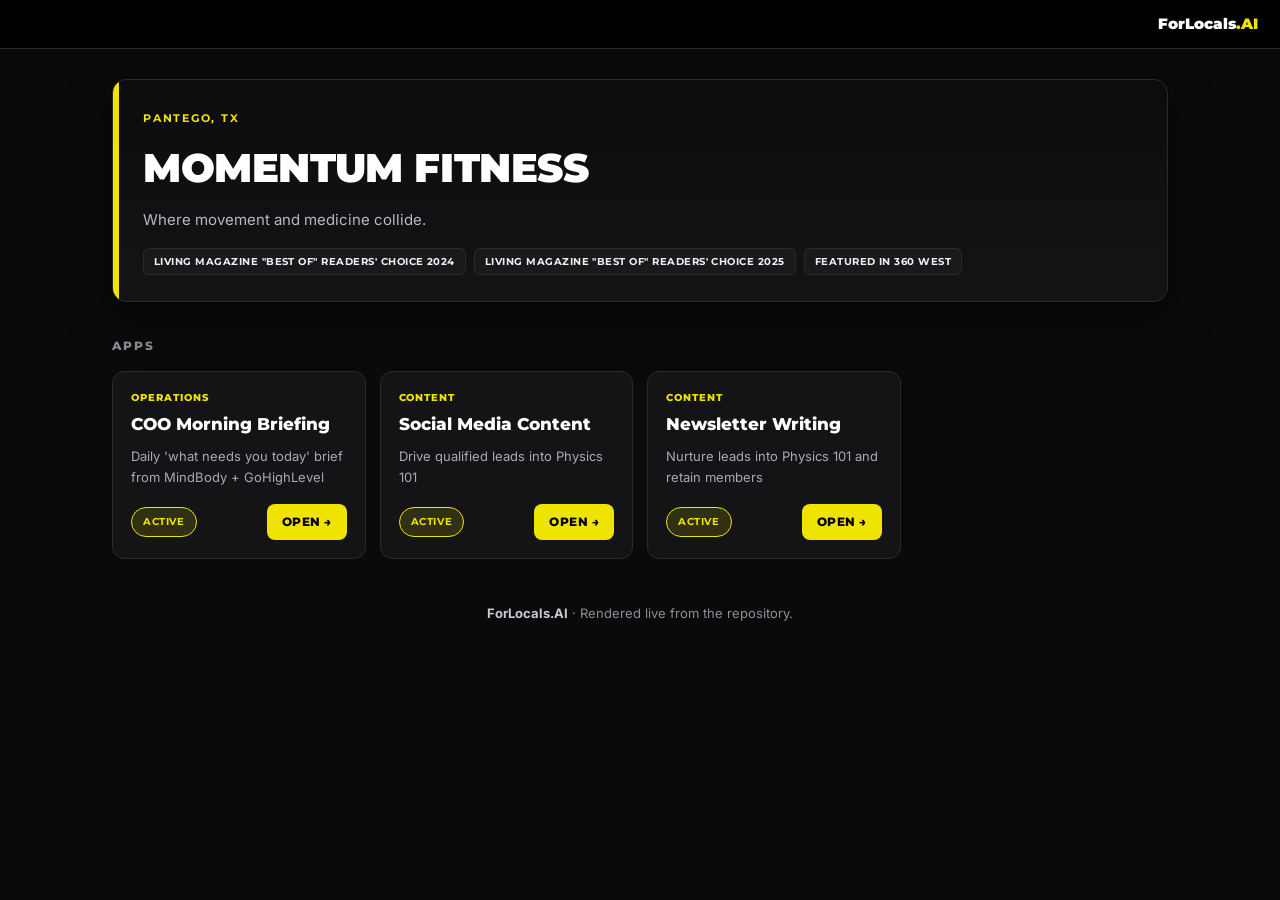
<file: export/momentum-standalone/index.html>
<!DOCTYPE html>
<html lang="en">
<head>
<meta charset="UTF-8" />
<meta name="viewport" content="width=device-width, initial-scale=1.0" />
<title>Business Homebase — ForLocals.AI</title>
<meta name="description" content="Business homebase — every app for this business in one place." />
<link rel="preconnect" href="https://fonts.googleapis.com" />
<link rel="preconnect" href="https://fonts.gstatic.com" crossorigin />
<link href="https://fonts.googleapis.com/css2?family=Montserrat:wght@600;700;800;900&family=Inter:wght@400;500;600;700&display=swap" rel="stylesheet" />
<style>
  :root {
    --black:#000; --ink:#0b0b0d; --panel:#141416; --panel-2:#1b1b1f;
    --line:#2a2a2e; --silver:#c8ccd2; --silver-bright:#eef1f4; --muted:#8b8f97;
    --accent:#5b8cff; --accent-soft:rgba(91,140,255,.12);
    --radius:14px; --maxw:1100px;
    --shadow:0 1px 2px rgba(0,0,0,.5), 0 18px 40px rgba(0,0,0,.5);
  }
  * { box-sizing:border-box; }
  html { scroll-behavior:smooth; }
  body { margin:0; font-family:'Inter',system-ui,-apple-system,sans-serif; color:var(--silver); background:#0a0a0b; line-height:1.6; -webkit-font-smoothing:antialiased; }

  header.topbar { position:sticky; top:0; z-index:50; display:flex; align-items:center; gap:12px; padding:12px 22px; background:rgba(0,0,0,.94); backdrop-filter:blur(8px); border-bottom:1px solid var(--line); }
  .topbar a.back { display:flex; align-items:center; gap:8px; text-decoration:none; color:var(--muted); font-size:13px; font-weight:600; }
  .topbar a.back:hover { color:var(--silver-bright); }
  .topbar .home-word { font-family:'Montserrat',sans-serif; font-weight:900; font-size:15px; color:#fff; }
  .topbar .home-word span { color:var(--accent); }
  .topbar .spacer { flex:1; }

  .wrap { max-width:var(--maxw); margin:0 auto; padding:0 22px 100px; }

  .biz-head { position:relative; margin-top:30px; padding:30px 30px 26px; background:linear-gradient(180deg,#0c0c0e,#141416); border:1px solid var(--line); border-radius:var(--radius); box-shadow:var(--shadow); overflow:hidden; }
  .biz-head::before { content:""; position:absolute; left:0; top:0; bottom:0; width:6px; background:var(--accent); }
  .biz-head .loc { font-family:'Montserrat',sans-serif; font-size:11px; font-weight:700; letter-spacing:.16em; text-transform:uppercase; color:var(--accent); }
  .biz-head h1 { font-family:'Montserrat',sans-serif; font-size:clamp(26px,4vw,40px); font-weight:900; color:#fff; margin:8px 0 8px; text-transform:uppercase; letter-spacing:-.01em; }
  .biz-head .tagline { color:#b6bac1; font-size:15px; margin:0; max-width:64ch; }
  .biz-head .awards { display:flex; gap:8px; flex-wrap:wrap; margin-top:16px; }
  .award { font-family:'Montserrat',sans-serif; font-size:9.5px; font-weight:700; letter-spacing:.05em; text-transform:uppercase; color:var(--silver-bright); border:1px solid var(--line); background:rgba(255,255,255,.03); padding:5px 10px; border-radius:6px; }

  .section-title { font-family:'Montserrat',sans-serif; font-size:12px; font-weight:800; letter-spacing:.16em; text-transform:uppercase; color:var(--muted); margin:34px 0 16px; }

  .apps-grid { display:grid; grid-template-columns:repeat(auto-fill,minmax(250px,1fr)); gap:14px; }
  .app-card { display:flex; flex-direction:column; background:var(--panel); border:1px solid var(--line); border-radius:12px; padding:18px 18px; transition:border-color .14s, transform .14s; }
  .app-card:hover { border-color:var(--accent); transform:translateY(-2px); }
  .app-card .cat { font-family:'Montserrat',sans-serif; font-size:9.5px; font-weight:800; letter-spacing:.1em; text-transform:uppercase; color:var(--accent); }
  .app-card h3 { font-family:'Montserrat',sans-serif; font-size:17px; font-weight:800; color:#fff; margin:6px 0 8px; }
  .app-card p { font-size:13px; color:#a7abb3; margin:0 0 16px; flex:1; }
  .app-card .foot { display:flex; align-items:center; justify-content:space-between; gap:10px; }
  .open-btn { font-family:'Montserrat',sans-serif; font-size:11.5px; font-weight:800; letter-spacing:.04em; text-transform:uppercase; color:#000; background:var(--accent); padding:9px 15px; border-radius:8px; text-decoration:none; }
  .open-btn:hover { filter:brightness(1.08); }
  .badge { font-family:'Montserrat',sans-serif; font-size:10px; font-weight:700; letter-spacing:.06em; text-transform:uppercase; padding:6px 11px; border-radius:999px; }
  .badge.active { color:var(--accent); background:var(--accent-soft); border:1px solid var(--accent); }
  .badge.setup { color:var(--muted); background:rgba(255,255,255,.03); border:1px solid var(--line); }

  .loading,.err { padding:40px 4px; color:var(--muted); }
  .err { color:var(--silver-bright); }
  footer { text-align:center; color:var(--muted); font-size:13px; padding:44px 20px 0; }
  footer b { color:var(--silver); }

  @media (max-width:680px){ .biz-head{ padding:22px 18px; } }
</style>
</head>
<body>
  <header class="topbar">
    <span class="spacer"></span>
    <span class="home-word">ForLocals<span>.AI</span></span>
  </header>

  <div class="wrap">
    <div id="biz"><div class="loading">Loading…</div></div>
    <footer><b>ForLocals.AI</b> · Rendered live from the repository.</footer>
  </div>

  <script>
    // Slug-agnostic: derive this business's slug from its own folder path so the same
    // file works unedited in any businesses/<slug>/ folder.
    const parts = location.pathname.replace(/\/index\.html$/, "").split("/").filter(Boolean);
    const slug = parts[parts.length - 1] || "this business";

    const getJSON = async (p) => { const r = await fetch(p,{cache:"no-store"}); if(!r.ok) throw new Error(r.status); return r.json(); };
    const accentOf = (b) => (b && b.colors && (b.colors.yellow || b.colors.accent || b.colors.primary)) || "#5b8cff";
    const esc = (s) => (s||"").replace(/[&<>"]/g, c => ({"&":"&amp;","<":"&lt;",">":"&gt;",'"':"&quot;"}[c]));

    (async () => {
      const root = document.getElementById("biz");
      try {
        const [biz, brand] = await Promise.all([
          getJSON("./business.json"),
          getJSON("./brand/brand.json").catch(()=>null)
        ]);
        const accent = accentOf(brand);
        document.documentElement.style.setProperty("--accent", accent);
        document.documentElement.style.setProperty("--accent-soft", accent + "22");
        document.title = `${biz.name||slug} — Homebase`;

        const awards = ((brand&&brand.awards)||[]).map(a=>`<span class="award">${esc(a)}</span>`).join("");
        const enabled = biz.enabledApps || [];

        const cards = await Promise.all(enabled.map(async appSlug => {
          // app metadata lives alongside each app at apps/<slug>/app.json
          const meta = await getJSON(`./apps/${appSlug}/app.json`).catch(()=>({name:appSlug,category:"",description:""}));
          const cfg = (biz.appConfig||{})[appSlug] || {};
          const href = cfg.dashboard ? `./${cfg.dashboard}` : null;
          const action = href ? `<a class="open-btn" href="${href}">Open →</a>` : `<span class="badge setup">Set up</span>`;
          return `<div class="app-card">
            <div class="cat">${esc(meta.category||"")}</div>
            <h3>${esc(meta.name||appSlug)}</h3>
            <p>${esc(cfg.focus || meta.description || "")}</p>
            <div class="foot"><span class="badge active">Active</span>${action}</div>
          </div>`;
        }));

        root.innerHTML = `
          <div class="biz-head">
            <div class="loc">${esc(biz.location||"")}</div>
            <h1>${esc(biz.name||slug)}</h1>
            <p class="tagline">${esc((brand&&brand.tagline)||(brand&&brand.positioning)||"")}</p>
            ${awards?`<div class="awards">${awards}</div>`:""}
          </div>
          <div class="section-title">Apps</div>
          <div class="apps-grid">${cards.join("") || '<p style="color:var(--muted)">No apps enabled yet.</p>'}</div>`;
      } catch(e) {
        root.innerHTML = `<div class="err">Couldn't load <code>business.json</code> for <b>${esc(slug)}</b> (${e.message}).
          Serve this over HTTP (GitHub Pages), not from disk.</div>`;
      }
    })();
  </script>
</body>
</html>
</file>
<file: site/marketing.css>
/* ===========================================================================
   ForLocals.AI — marketing site styles (shared by /, /social, /revenue)
   Aesthetic: premium minimal / editorial.
   --------------------------------------------------------------------------
   RETUNE THE BRAND HERE: the three knobs below control the whole look.
     --accent   : single brand accent (deep evergreen by default)
     --serif    : editorial display face (headlines)
     --sans     : body face
   Fonts are loaded via Google Fonts <link> in each page's <head>.
   =========================================================================== */
:root {
  /* palette */
  --paper:      #FBFAF6;   /* warm off-white page */
  --paper-2:    #F3F1EA;   /* faint panel fill */
  --ink:        #17191C;   /* near-black text */
  --ink-soft:   #51555E;   /* secondary text */
  --ink-faint:  #8A8E96;   /* captions / meta */
  --line:       #E4E0D5;   /* hairline borders */
  --accent:     #1F4D3F;   /* deep evergreen — the one brand color */
  --accent-ink: #16382D;   /* darker accent for hovers */
  --accent-soft:#E9EFEA;   /* accent tint background */
  --paper-on-accent: #FBFAF6;

  /* type */
  --serif: 'Fraunces', Georgia, 'Times New Roman', serif;
  --sans:  'Inter', system-ui, -apple-system, sans-serif;

  /* metrics */
  --maxw: 1080px;
  --radius: 14px;
}

* { box-sizing: border-box; }
html { scroll-behavior: smooth; }
body {
  margin: 0;
  font-family: var(--sans);
  color: var(--ink);
  background: var(--paper);
  line-height: 1.65;
  -webkit-font-smoothing: antialiased;
  text-rendering: optimizeLegibility;
}
img { max-width: 100%; display: block; }
a { color: var(--accent); }

/* ---------- layout primitives ---------- */
.container { max-width: var(--maxw); margin: 0 auto; padding: 0 28px; }
.section { padding: 86px 0; border-top: 1px solid var(--line); }
.section:first-of-type { border-top: 0; }
.section-narrow { max-width: 760px; }

.eyebrow {
  font-family: var(--sans);
  font-size: 12px; font-weight: 600;
  letter-spacing: .22em; text-transform: uppercase;
  color: var(--accent); margin: 0 0 18px;
}
h1, h2, h3 { font-family: var(--serif); font-weight: 500; color: var(--ink); letter-spacing: -.01em; }
h2 { font-size: clamp(28px, 3.6vw, 42px); line-height: 1.1; margin: 0 0 18px; }
h3 { font-size: 21px; line-height: 1.25; margin: 0 0 8px; }
.lead { font-size: clamp(17px, 1.6vw, 19px); color: var(--ink-soft); max-width: 60ch; }
.muted { color: var(--ink-soft); }

/* ---------- buttons ---------- */
.btn {
  display: inline-flex; align-items: center; gap: 8px;
  font-family: var(--sans); font-size: 15px; font-weight: 600;
  padding: 13px 24px; border-radius: 999px; text-decoration: none;
  border: 1px solid transparent; cursor: pointer; transition: all .16s ease;
}
.btn-primary { background: var(--accent); color: var(--paper-on-accent); }
.btn-primary:hover { background: var(--accent-ink); transform: translateY(-1px); }
.btn-ghost { background: transparent; color: var(--ink); border-color: var(--line); }
.btn-ghost:hover { border-color: var(--ink); }
.btn-lg { font-size: 16px; padding: 16px 30px; }

/* ---------- top nav ---------- */
.site-nav {
  position: sticky; top: 0; z-index: 60;
  background: rgba(251,250,246,.86); backdrop-filter: blur(10px);
  border-bottom: 1px solid var(--line);
}
.nav-inner { display: flex; align-items: center; gap: 22px; max-width: var(--maxw); margin: 0 auto; padding: 15px 28px; }
.wordmark { display: inline-flex; align-items: baseline; gap: 1px; font-family: var(--serif); font-weight: 600; font-size: 21px; color: var(--ink); text-decoration: none; letter-spacing: -.02em; }
.wordmark .dot-ai { color: var(--accent); }
.nav-spacer { flex: 1; }
.nav-links { display: flex; gap: 26px; align-items: center; }
.nav-links a { font-size: 14.5px; font-weight: 500; color: var(--ink-soft); text-decoration: none; }
.nav-links a:hover { color: var(--ink); }
.nav-cta { font-size: 14px !important; padding: 9px 18px; }
.nav-toggle { display: none; background: none; border: 0; font-size: 22px; color: var(--ink); cursor: pointer; line-height: 1; }

/* ---------- hero ---------- */
.hero { padding: 96px 0 80px; }
.hero h1 { font-size: clamp(40px, 6.2vw, 76px); line-height: 1.02; font-weight: 500; margin: 0 0 24px; max-width: 16ch; }
.hero h1 em { font-style: italic; color: var(--accent); }
.hero .lead { font-size: clamp(18px, 1.8vw, 21px); max-width: 56ch; }
.hero-actions { display: flex; flex-wrap: wrap; gap: 14px; margin-top: 38px; }

/* ---------- stat row ---------- */
.statline { display: flex; flex-wrap: wrap; gap: 40px; margin-top: 56px; padding-top: 30px; border-top: 1px solid var(--line); }
.stat b { display: block; font-family: var(--serif); font-size: 38px; font-weight: 500; color: var(--ink); line-height: 1; }
.stat span { display: block; font-size: 13px; color: var(--ink-faint); margin-top: 8px; max-width: 22ch; }

/* ---------- generic card grids ---------- */
.grid { display: grid; gap: 20px; }
.grid-2 { grid-template-columns: repeat(2, 1fr); }
.grid-3 { grid-template-columns: repeat(3, 1fr); }
.card {
  background: var(--paper); border: 1px solid var(--line);
  border-radius: var(--radius); padding: 28px;
}
.card .kicker { font-size: 12px; font-weight: 600; letter-spacing: .12em; text-transform: uppercase; color: var(--accent); margin: 0 0 10px; }
.card p { color: var(--ink-soft); margin: 0; font-size: 15px; }
.card .num { font-family: var(--serif); font-size: 15px; color: var(--accent); }

/* ---------- numbered steps ---------- */
.steps { counter-reset: step; display: grid; gap: 4px; }
.step { display: grid; grid-template-columns: 54px 1fr; gap: 18px; padding: 24px 0; border-top: 1px solid var(--line); align-items: start; }
.step:first-child { border-top: 0; }
.step::before { counter-increment: step; content: counter(step); font-family: var(--serif); font-size: 26px; color: var(--accent); line-height: 1; }
.step h3 { margin: 0 0 4px; }
.step p { margin: 0; color: var(--ink-soft); font-size: 15px; }

/* ---------- hub route cards (home) ---------- */
.hub { display: grid; grid-template-columns: 1fr 1fr; gap: 22px; }
.hub-card {
  display: block; text-decoration: none; color: inherit;
  border: 1px solid var(--line); border-radius: var(--radius);
  padding: 34px; background: var(--paper); transition: border-color .16s, transform .16s;
}
.hub-card:hover { border-color: var(--accent); transform: translateY(-3px); }
.hub-card .kicker { font-size: 12px; font-weight: 600; letter-spacing: .12em; text-transform: uppercase; color: var(--accent); }
.hub-card h3 { margin: 12px 0 10px; font-size: 25px; }
.hub-card p { color: var(--ink-soft); margin: 0 0 18px; }
.hub-card .go { font-weight: 600; color: var(--accent); font-size: 15px; }

/* ---------- pricing tiers ---------- */
.tiers { display: grid; grid-template-columns: repeat(3, 1fr); gap: 20px; align-items: stretch; }
.tier { display: flex; flex-direction: column; border: 1px solid var(--line); border-radius: var(--radius); padding: 30px; background: var(--paper); }
.tier.featured { border-color: var(--accent); box-shadow: 0 18px 50px rgba(31,77,63,.10); }
.tier .tier-name { font-family: var(--serif); font-size: 22px; margin: 0 0 6px; }
.tier .tier-tag { font-size: 12.5px; color: var(--accent); font-weight: 600; letter-spacing: .04em; text-transform: uppercase; margin: 0 0 16px; }
.tier .price { font-family: var(--serif); font-size: 34px; color: var(--ink); line-height: 1; }
.tier .price small { font-family: var(--sans); font-size: 14px; color: var(--ink-faint); font-weight: 500; }
.tier ul { list-style: none; padding: 0; margin: 20px 0 26px; display: grid; gap: 10px; }
.tier li { position: relative; padding-left: 24px; font-size: 14.5px; color: var(--ink-soft); }
.tier li::before { content: "→"; position: absolute; left: 0; color: var(--accent); }
.tier .btn { margin-top: auto; justify-content: center; }

/* ---------- proof ---------- */
.proof-card { display: grid; grid-template-columns: 1.2fr 1fr; gap: 40px; align-items: center; background: var(--accent-soft); border: 1px solid var(--line); border-radius: var(--radius); padding: 40px; }
.awards { display: flex; flex-wrap: wrap; gap: 8px; margin-top: 18px; }
.award { font-size: 11.5px; font-weight: 500; letter-spacing: .03em; color: var(--ink-soft); border: 1px solid var(--line); background: var(--paper); padding: 6px 11px; border-radius: 7px; }

/* ---------- FAQ ---------- */
.faq details { border-top: 1px solid var(--line); padding: 20px 0; }
.faq details:last-child { border-bottom: 1px solid var(--line); }
.faq summary { font-family: var(--serif); font-size: 19px; cursor: pointer; list-style: none; color: var(--ink); display: flex; justify-content: space-between; gap: 16px; }
.faq summary::-webkit-details-marker { display: none; }
.faq summary::after { content: "+"; color: var(--accent); font-family: var(--sans); font-weight: 400; }
.faq details[open] summary::after { content: "–"; }
.faq details p { color: var(--ink-soft); margin: 14px 0 0; font-size: 15.5px; max-width: 70ch; }

/* ---------- lead form ---------- */
.form-wrap { background: var(--ink); color: var(--paper); border-radius: 20px; padding: 52px clamp(28px, 5vw, 64px); }
.form-wrap .eyebrow { color: #8FB8A8; }
.form-wrap h2 { color: var(--paper); }
.form-wrap .lead { color: #C7C9C4; }
.lead-form { display: grid; grid-template-columns: 1fr 1fr; gap: 16px; margin-top: 28px; }
.lead-form .full { grid-column: 1 / -1; }
.field label { display: block; font-size: 12.5px; font-weight: 600; letter-spacing: .04em; text-transform: uppercase; color: #9DA0A0; margin-bottom: 7px; }
.field input, .field select {
  width: 100%; font-family: var(--sans); font-size: 15px; color: var(--paper);
  background: rgba(255,255,255,.05); border: 1px solid rgba(255,255,255,.16);
  border-radius: 10px; padding: 13px 14px;
}
.field input::placeholder { color: #777; }
.field input:focus, .field select:focus { outline: none; border-color: #8FB8A8; }
.field select option { color: #17191C; }
.form-note { font-size: 12.5px; color: #8C8F8F; margin: 14px 0 0; }
.form-thanks { display: none; padding: 18px 0; font-size: 16px; color: #B6D6C8; }
.form-wrap .btn-primary { background: var(--paper); color: var(--ink); }
.form-wrap .btn-primary:hover { background: #fff; }

/* ---------- footer ---------- */
.site-footer { border-top: 1px solid var(--line); padding: 54px 0; }
.footer-inner { display: flex; flex-wrap: wrap; gap: 24px; align-items: center; }
.footer-inner .wordmark { font-size: 19px; }
.footer-links { display: flex; gap: 22px; flex-wrap: wrap; }
.footer-links a { font-size: 14px; color: var(--ink-soft); text-decoration: none; }
.footer-links a:hover { color: var(--ink); }
.footer-fine { width: 100%; font-size: 12.5px; color: var(--ink-faint); margin-top: 10px; }

/* ---------- responsive ---------- */
@media (max-width: 860px) {
  .grid-2, .grid-3, .hub, .tiers, .proof-card, .lead-form { grid-template-columns: 1fr; }
  .nav-links { position: absolute; top: 100%; left: 0; right: 0; flex-direction: column; align-items: flex-start; gap: 0; background: var(--paper); border-bottom: 1px solid var(--line); padding: 8px 28px 18px; display: none; }
  .nav-links.open { display: flex; }
  .nav-links a { padding: 11px 0; width: 100%; }
  .nav-toggle { display: block; }
  .section { padding: 64px 0; }
  .hero { padding: 64px 0 56px; }
  .statline { gap: 28px; }
}
</file>
